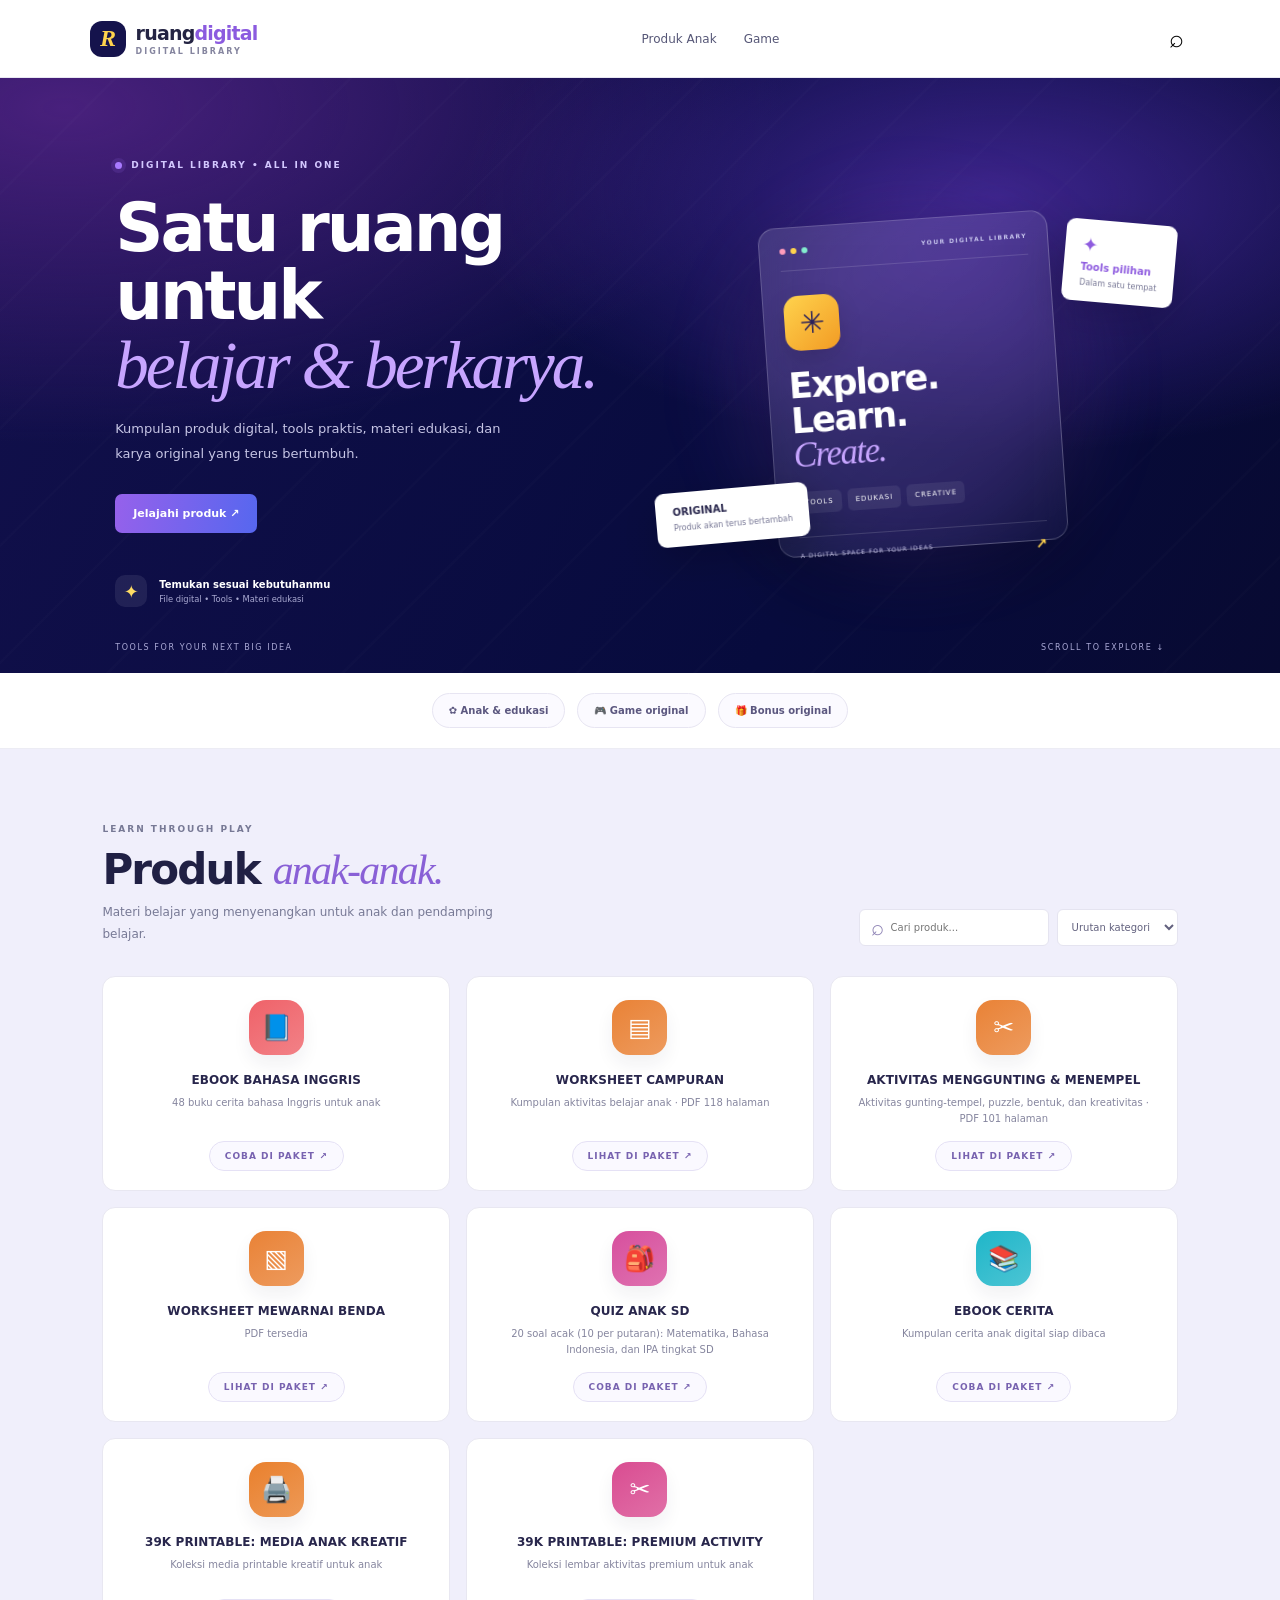
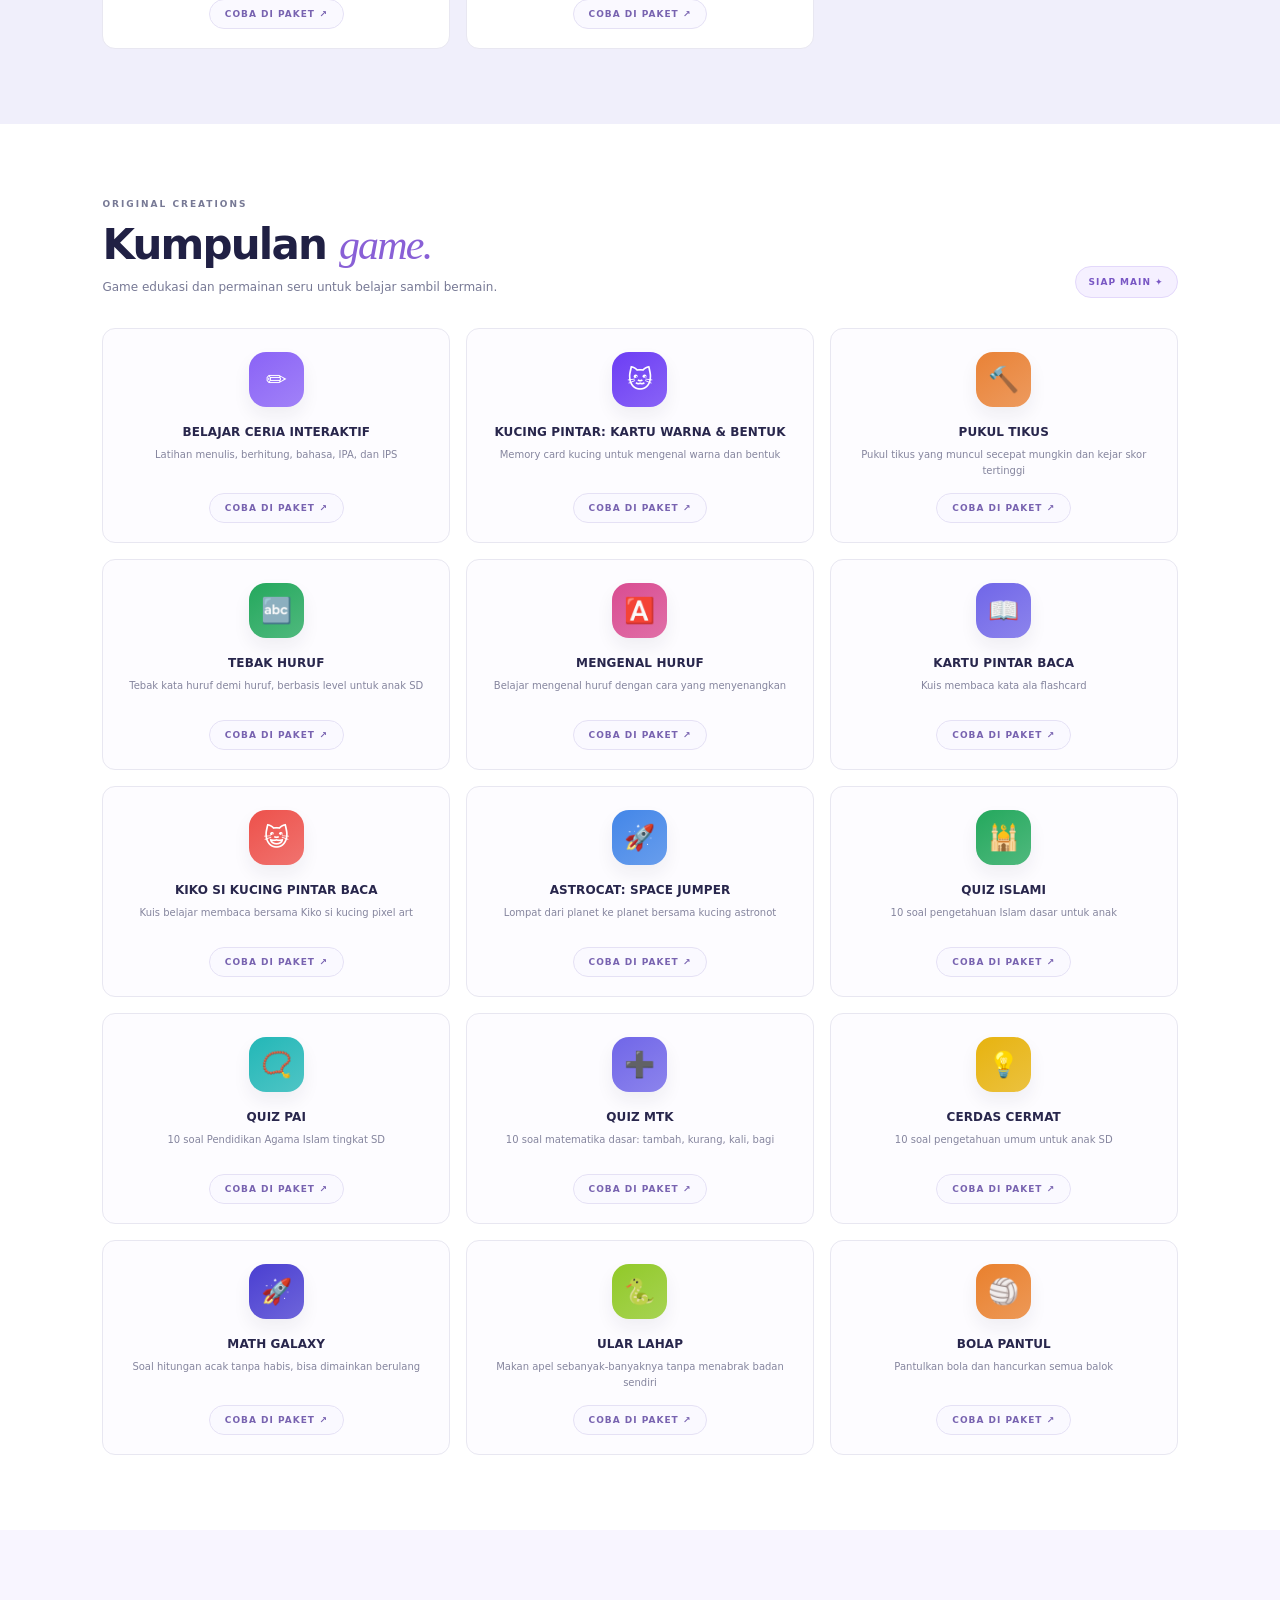
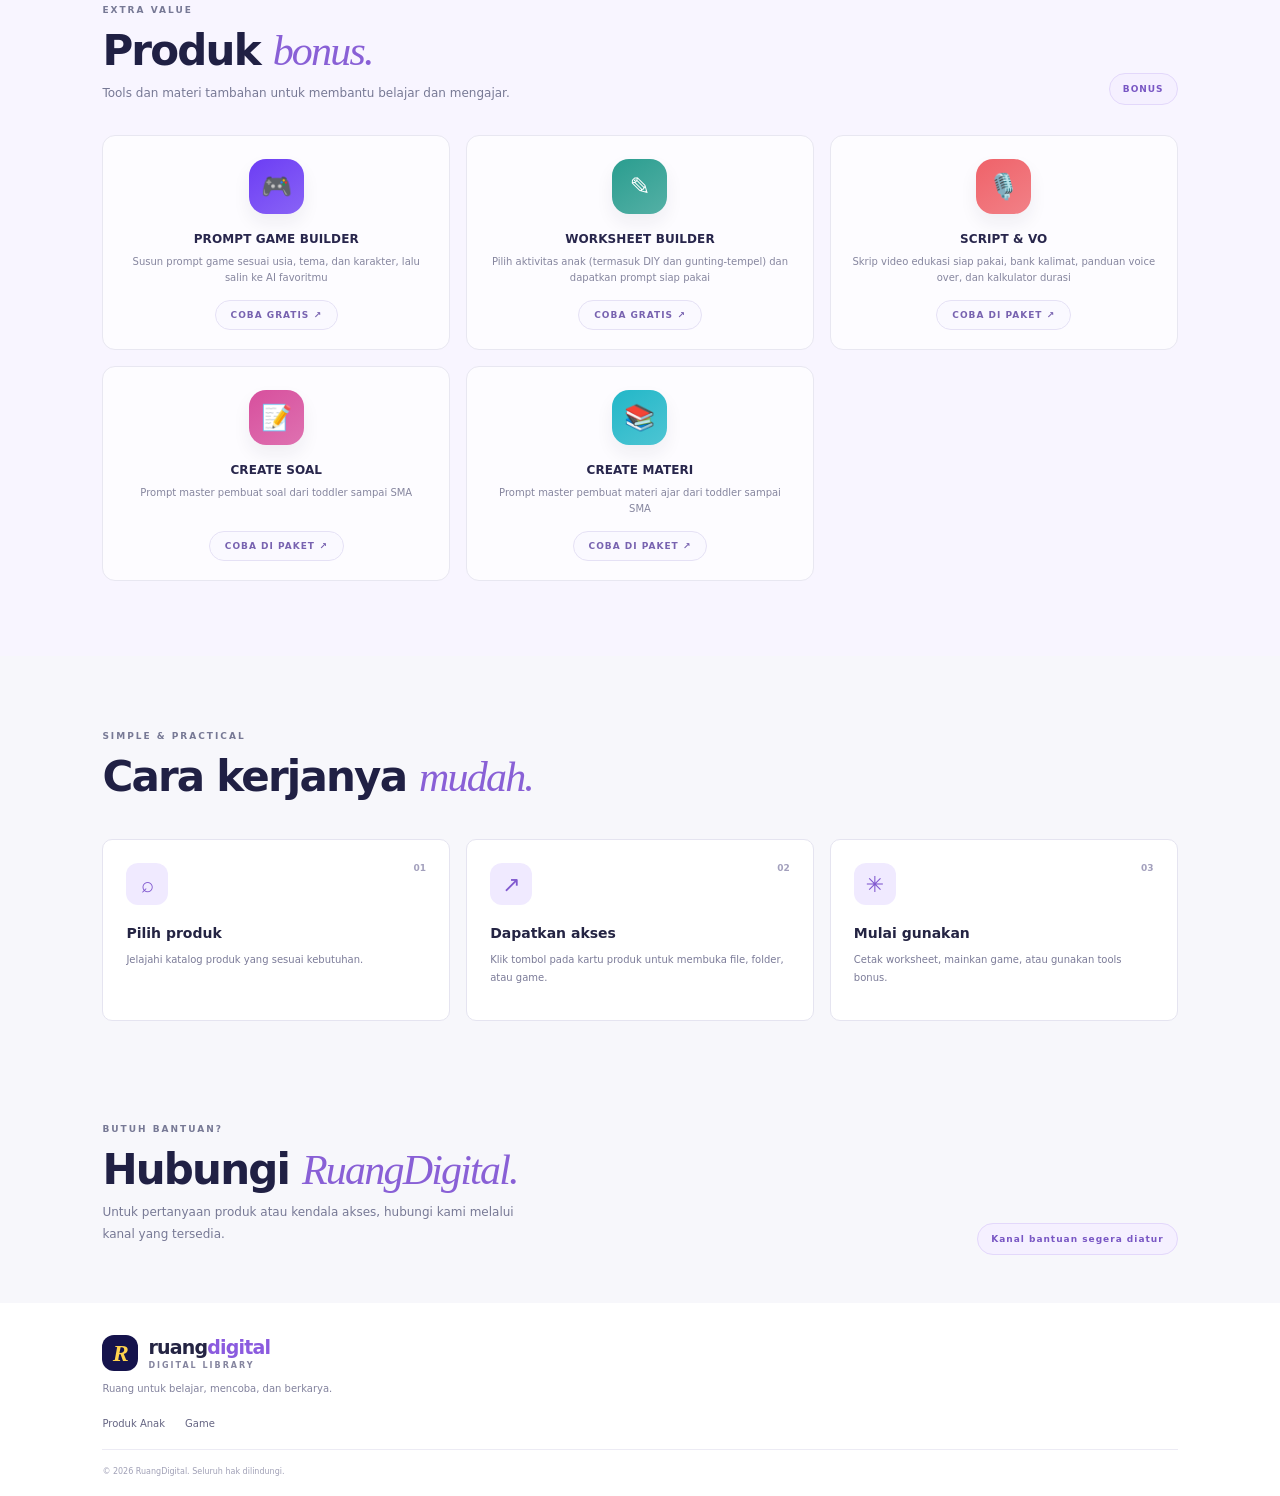
<file: index.html>
<!doctype html>
<html lang="id">
<head>
<meta charset="utf-8"><meta name="viewport" content="width=device-width,initial-scale=1">
<meta name="description" content="Katalog produk digital, tools, materi edukasi, dan game original.">
<title>RuangDigital — Digital Library</title><meta name="theme-color" content="#6c3df4"><link rel="icon" href="data:image/svg+xml,%3Csvg xmlns=%27http://www.w3.org/2000/svg%27 viewBox=%270 0 100 100%27%3E%3Ctext y=%27.9em%27 font-size=%2790%27%3E📚%3C/text%3E%3C/svg%3E"><link rel="stylesheet" href="styles.css">
</head>
<body>
<header class="top"><a class="brand" href="#"><span class="logo">R</span><span>ruang<span>digital</span><small>DIGITAL LIBRARY</small></span></a>
<nav id="nav"><a href="#anak">Produk Anak</a><a href="#game">Game</a></nav>
<div class="top-actions"><button class="search-open" id="focusSearch" aria-label="Cari">⌕</button><button class="hamb" id="hamb">☰</button></div></header>
<section class="hero"><div class="hero-copy"><div class="eyebrow"><i></i> DIGITAL LIBRARY • ALL IN ONE</div><h1>Satu ruang untuk<br><em>belajar & berkarya.</em></h1><p>Kumpulan produk digital, tools praktis, materi edukasi, dan karya original yang terus bertumbuh.</p><div class="actions"><a class="btn primary" href="#anak">Jelajahi produk ↗</a></div><div class="hero-note"><span class="mini-mark">✦</span><span><b>Temukan sesuai kebutuhanmu</b><small>File digital • Tools • Materi edukasi</small></span></div></div>
<div class="hero-visual"><div class="glow"></div><div class="hero-window"><div class="window-head"><span></span><span></span><span></span><b>YOUR DIGITAL LIBRARY</b></div><div class="window-icon">✳</div><h3>Explore.<br>Learn.<br><em>Create.</em></h3><div class="pills"><span>TOOLS</span><span>EDUKASI</span><span>CREATIVE</span></div><div class="window-foot">A DIGITAL SPACE FOR YOUR IDEAS <b>↗</b></div></div><div class="floating float-a">✦<b>Tools pilihan</b><small>Dalam satu tempat</small></div><div class="floating float-b"><b>ORIGINAL</b><small>Produk akan terus bertambah</small></div></div>
<div class="hero-bottom"><span>TOOLS FOR YOUR NEXT BIG IDEA</span><span>SCROLL TO EXPLORE ↓</span></div></section>
<div class="quick-cats"><a href="#anak">✿ Anak & edukasi</a><a href="#game">🎮 Game original</a><a href="#bonus">🎁 Bonus original</a></div>
<main>
<section class="section kids-section" id="anak"><div class="section-head"><div><div class="eyebrow">LEARN THROUGH PLAY</div><h2>Produk <em>anak-anak.</em></h2><p>Materi belajar yang menyenangkan untuk anak dan pendamping belajar.</p></div><div class="filters"><label class="search"><span>⌕</span><input id="search" placeholder="Cari produk..." aria-label="Cari produk"></label><select id="sort"><option value="default">Urutan kategori</option><option value="az">Nama A–Z</option></select></div></div><div class="category-grid kids-grid" id="kidsGrid"></div></section>
<section class="section games-section" id="game"><div class="section-head"><div><div class="eyebrow">ORIGINAL CREATIONS</div><h2>Kumpulan <em>game.</em></h2><p>Game edukasi dan permainan seru untuk belajar sambil bermain.</p></div><span class="section-tag">SIAP MAIN ✦</span></div><div class="category-grid" id="gamesGrid"></div></section>
<section class="section bonus-section" id="bonus"><div class="section-head"><div><div class="eyebrow">EXTRA VALUE</div><h2>Produk <em>bonus.</em></h2><p>Tools dan materi tambahan untuk membantu belajar dan mengajar.</p></div><span class="section-tag">BONUS</span></div><div class="category-grid" id="bonusGrid"></div></section>

<section class="how section"><div class="section-head"><div><div class="eyebrow">SIMPLE & PRACTICAL</div><h2>Cara kerjanya <em>mudah.</em></h2></div></div><div class="steps"><article><b>01</b><div>⌕</div><h3>Pilih produk</h3><p>Jelajahi katalog produk yang sesuai kebutuhan.</p></article><article><b>02</b><div>↗</div><h3>Dapatkan akses</h3><p>Klik tombol pada kartu produk untuk membuka file, folder, atau game.</p></article><article><b>03</b><div>✳</div><h3>Mulai gunakan</h3><p>Cetak worksheet, mainkan game, atau gunakan tools bonus.</p></article></div></section>
</main>
<section id="bantuan" class="section" style="padding-top:28px;padding-bottom:28px"><div class="section-head"><div><div class="eyebrow">BUTUH BANTUAN?</div><h2>Hubungi <em>RuangDigital.</em></h2><p>Untuk pertanyaan produk atau kendala akses, hubungi kami melalui kanal yang tersedia.</p></div><div id="supportActions" class="hero-actions"></div></div></section><footer><a class="brand" href="#"><span class="logo">R</span><span>ruang<span>digital</span><small>DIGITAL LIBRARY</small></span></a><p>Ruang untuk belajar, mencoba, dan berkarya.</p><div class="foot-links"><a href="#anak">Produk Anak</a><a href="#game">Game</a></div><div class="foot-bottom">© 2026 RuangDigital. Seluruh hak dilindungi.</div></footer>
<div class="toast" id="toast"></div><div class="backdrop" id="backdrop"><div class="modal"><button class="x" id="close">×</button><div class="eyebrow">INFORMASI PRODUK</div><h2 id="modalTitle">Akses produk</h2><p id="modalText">Informasi produk.</p><div class="modal-summary" id="summary"></div><button class="btn primary wide" id="okay">Mengerti</button><small></small></div></div>
<script src="config.js"></script><script src="app.js"></script></body></html>
</file>
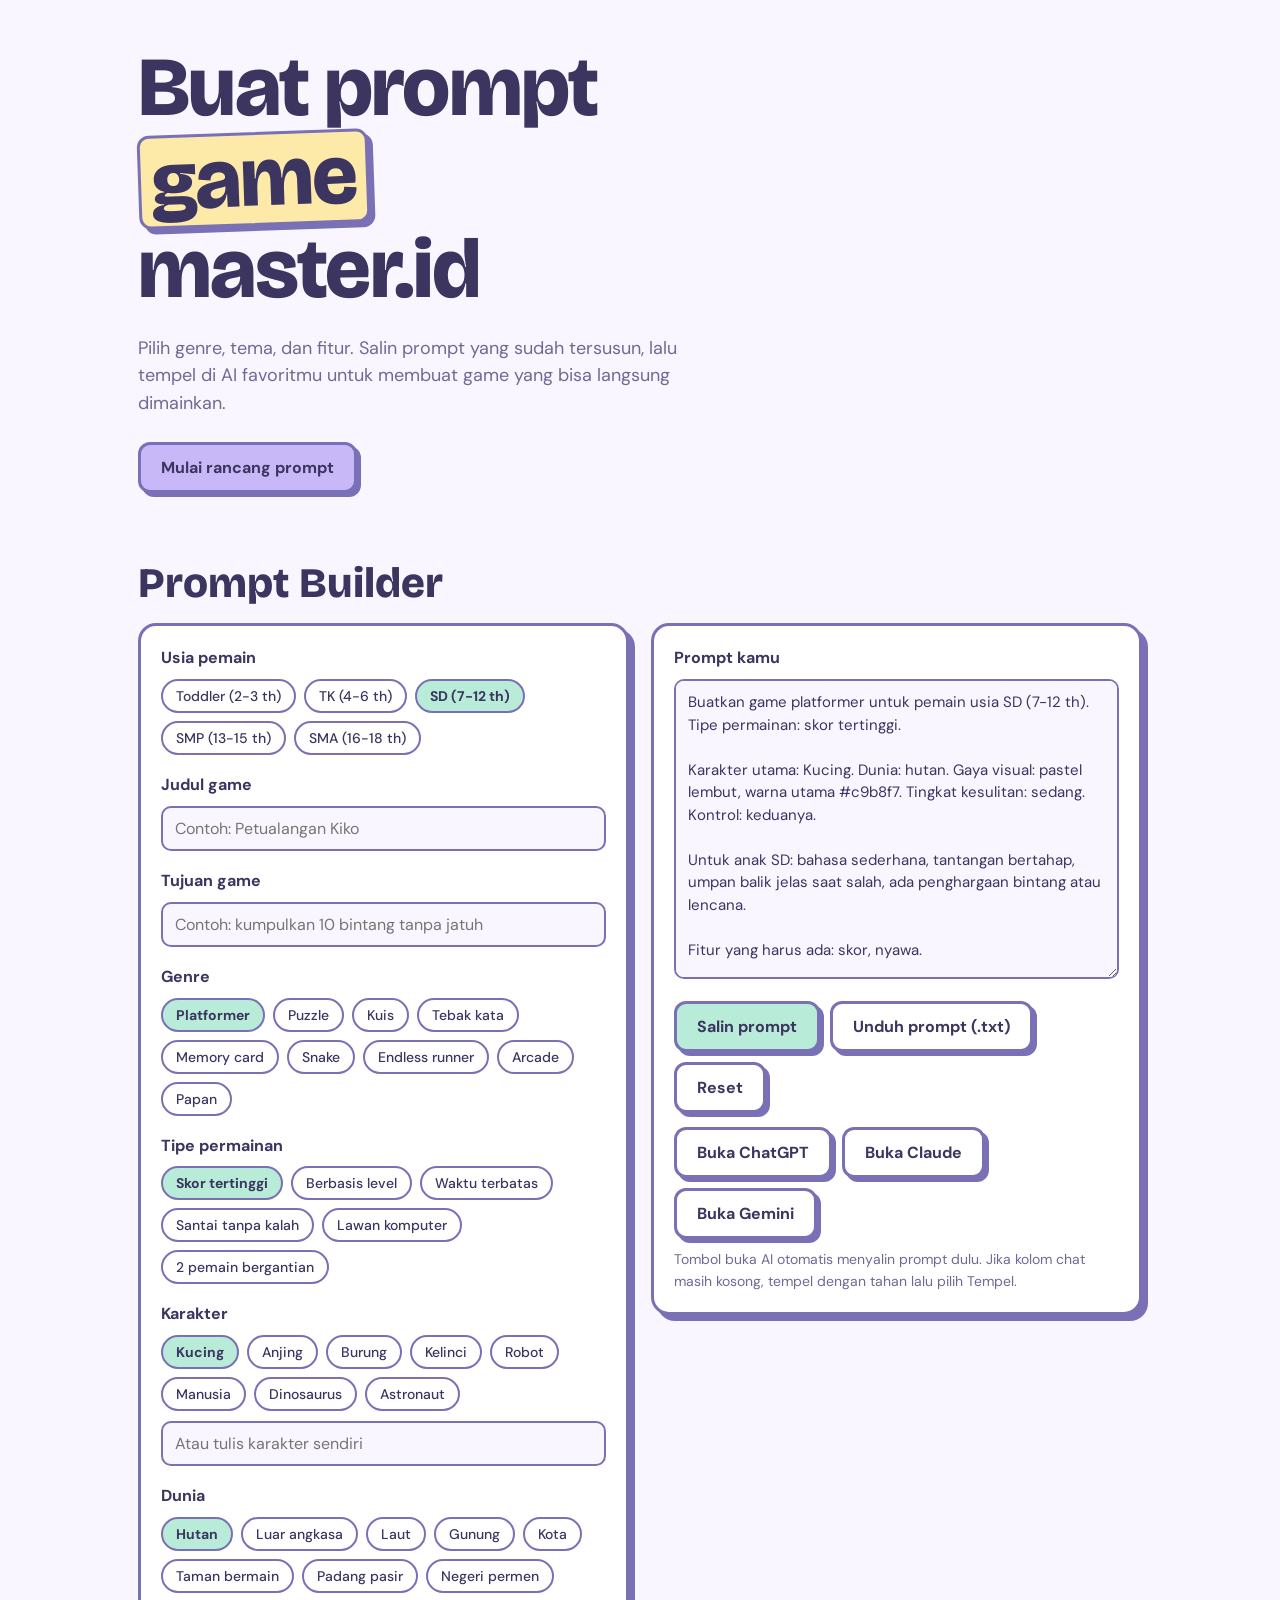
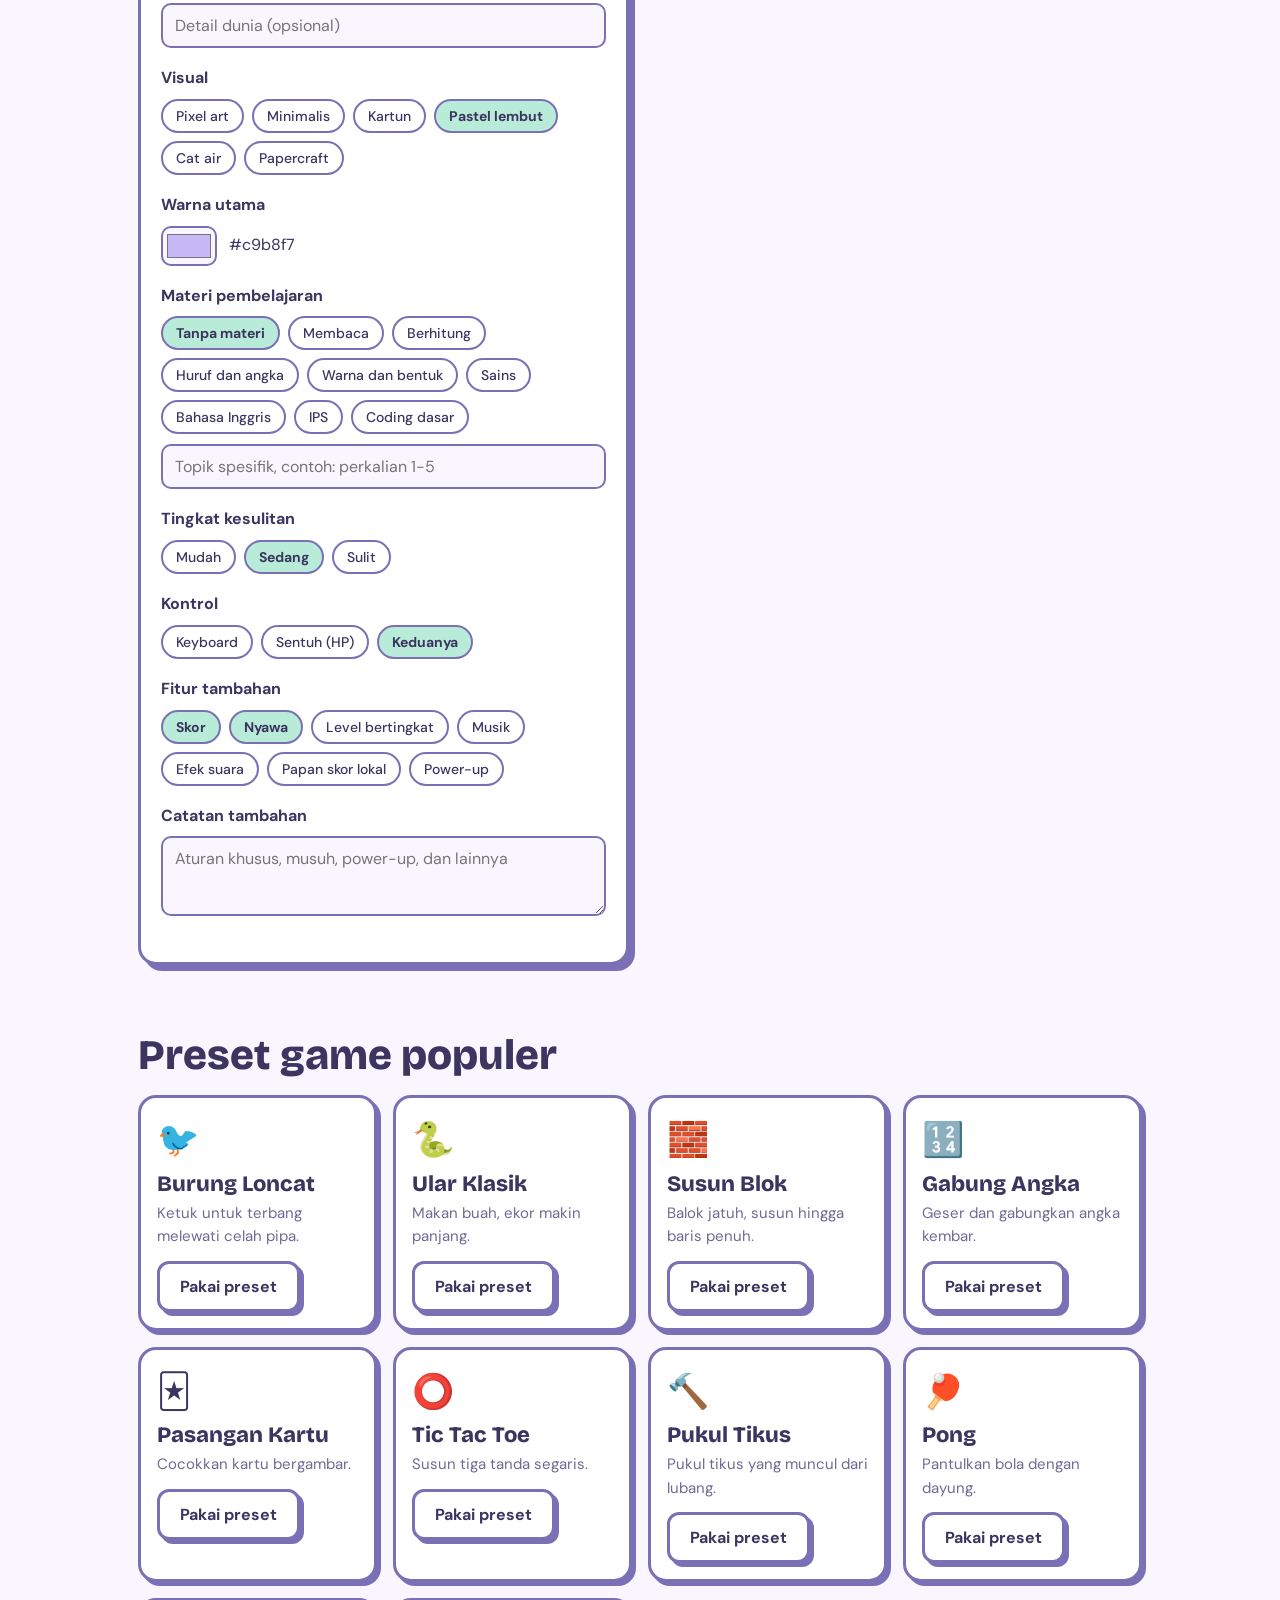
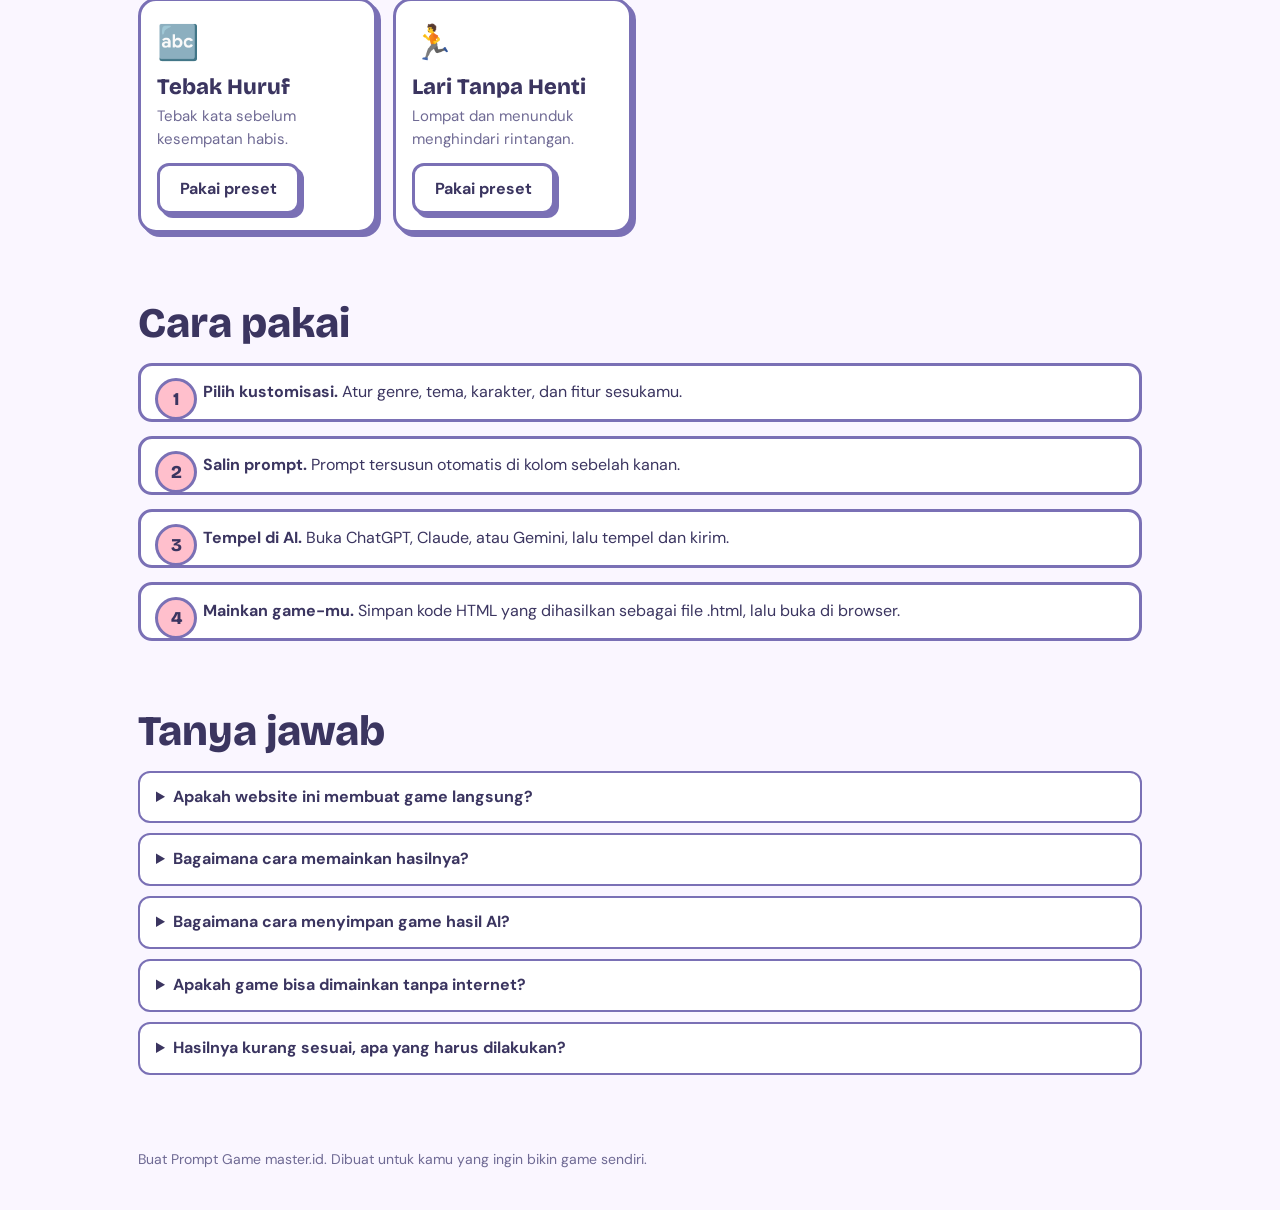
<file: prompt-game-builder.html>
<!DOCTYPE html>
<html lang="id">
<head>
<meta charset="utf-8">
<meta name="viewport" content="width=device-width, initial-scale=1, viewport-fit=cover">
<title>Buat Prompt Game master.id</title>
<link href="https://fonts.googleapis.com/css2?family=Bricolage+Grotesque:wght@700;800&family=DM+Sans:wght@400;500;700&display=swap" rel="stylesheet">
<style>
:root{--ink:#3b3560;--line:#7a70b5;--paper:#faf6ff;--card:#fff;--grape:#c9b8f7;--mint:#b8ecd8;--sun:#fdeaa8;--coral:#ffbfcc;--muted:#6f6a94;
--hd:"Bricolage Grotesque","Trebuchet MS",system-ui,sans-serif;--bd:"DM Sans",system-ui,-apple-system,"Segoe UI",sans-serif;
box-sizing:border-box;padding-top:env(safe-area-inset-top,0px);padding-bottom:env(safe-area-inset-bottom,0px)}
@media (prefers-color-scheme:dark){:root:not([data-theme="light"]){--ink:#f2efff;--paper:#14112e;--card:#2a2550;--muted:#b4afdc;--line:#9a8fe0}}
:root[data-theme="dark"]{--ink:#f2efff;--paper:#14112e;--card:#2a2550;--muted:#b4afdc;--line:#9a8fe0}
html{scroll-padding-top:env(safe-area-inset-top,0px);scroll-behavior:smooth}
*{box-sizing:border-box}
body{margin:0;background:var(--paper);color:var(--ink);font:400 16px/1.55 var(--bd)}
h1,h2,h3{font-family:var(--hd);font-weight:800;line-height:1.05;margin:0}
.wrap{max-width:1040px;margin:0 auto;padding:0 18px}
header.hero{padding:44px 0 34px}
.hero h1{font-size:clamp(40px,9vw,84px);letter-spacing:-.02em;max-width:11ch}
.hero h1 span{background:var(--sun);color:#3b3560;padding:0 .12em;border:3px solid var(--line);border-radius:12px;display:inline-block;transform:rotate(-2deg);box-shadow:5px 5px 0 var(--line)}
.hero p{max-width:46ch;color:var(--muted);font-size:18px;margin:20px 0 24px}
.btn{font:700 16px var(--bd);border:3px solid var(--line);border-radius:12px;padding:12px 20px;background:var(--grape);color:#3b3560;cursor:pointer;box-shadow:4px 4px 0 var(--line);text-decoration:none;display:inline-block}
.btn:active{transform:translate(3px,3px);box-shadow:1px 1px 0 var(--line)}
.btn.alt{background:var(--card);color:var(--ink)}
.btn.mint{background:var(--mint);color:#3b3560}
:focus-visible{outline:3px solid var(--coral);outline-offset:3px}
section{padding:34px 0}
h2{font-size:clamp(28px,5vw,42px);margin-bottom:18px}
.builder{display:grid;gap:22px}
@media(min-width:880px){.builder{grid-template-columns:1fr 1fr;align-items:start}.out{position:sticky;top:16px}}
.panel{background:var(--card);border:3px solid var(--line);border-radius:18px;padding:20px;box-shadow:6px 6px 0 var(--line)}
.f{margin-bottom:18px}
.f>label,.f>b{display:block;font-weight:700;margin-bottom:8px}
.chips{display:flex;flex-wrap:wrap;gap:8px}
.chip{font:500 14px var(--bd);border:2px solid var(--line);background:transparent;color:var(--ink);border-radius:99px;padding:6px 13px;cursor:pointer}
.chip[aria-pressed="true"]{background:var(--mint);color:#3b3560;font-weight:700}
input[type=text],textarea{width:100%;font:400 16px var(--bd);color:var(--ink);background:var(--paper);border:2px solid var(--line);border-radius:10px;padding:10px 12px}
input[type=color]{width:56px;height:40px;border:2px solid var(--line);border-radius:10px;background:var(--paper);padding:2px}
.chips+input{margin-top:10px}.row{display:flex;gap:12px;align-items:center}
textarea{resize:vertical;min-height:80px}
#out{min-height:300px;font-size:15px;line-height:1.5;background:var(--paper)}
.acts{display:flex;flex-wrap:wrap;gap:10px;margin-top:14px}
.hint{color:var(--muted);font-size:14px;margin:10px 0 0}
.tpl{display:grid;gap:16px;grid-template-columns:repeat(auto-fill,minmax(230px,1fr))}
.tpl .panel{box-shadow:4px 4px 0 var(--line);padding:16px}
.tpl h3{font-size:22px;margin:6px 0}
.tpl p{margin:0 0 12px;color:var(--muted);font-size:15px}
.emo{font-size:34px}
ol.steps{padding:0;margin:0;list-style:none;display:grid;gap:14px;counter-reset:s}
ol.steps li{counter-increment:s;background:var(--card);border:3px solid var(--line);border-radius:14px;padding:14px 16px 14px 62px;position:relative}
ol.steps li:before{content:counter(s);position:absolute;left:14px;top:12px;width:36px;height:36px;border-radius:50%;background:var(--coral);color:#3b3560;font:800 18px var(--hd);display:grid;place-items:center;border:3px solid var(--line)}
details{background:var(--card);border:2px solid var(--line);border-radius:12px;padding:12px 16px;margin-bottom:10px}
summary{cursor:pointer;font-weight:700}
details p{margin:8px 0 0;color:var(--muted)}
footer{padding:30px 0 40px;color:var(--muted);font-size:14px}
#toast{position:fixed;left:50%;bottom:calc(20px + env(safe-area-inset-bottom,0px));transform:translate(-50%,30px);opacity:0;background:#3b3560;color:#fff;padding:10px 18px;border-radius:99px;font-weight:700;transition:.2s;pointer-events:none}
#toast.on{opacity:1;transform:translate(-50%,0)}
@media (prefers-reduced-motion:reduce){*{transition:none!important;scroll-behavior:auto!important}}
</style>
</head>
<body>
<div class="wrap">
<header class="hero">
  <h1>Buat prompt <span>game</span> master.id</h1>
  <p>Pilih genre, tema, dan fitur. Salin prompt yang sudah tersusun, lalu tempel di AI favoritmu untuk membuat game yang bisa langsung dimainkan.</p>
  <a class="btn" href="#builder">Mulai rancang prompt</a>
</header>

<section id="builder">
  <h2>Prompt Builder</h2>
  <div class="builder">
    <div class="panel" id="form">
      <div class="f"><b>Usia pemain</b><div class="chips" data-k="usia"></div></div>
      <div class="f"><label for="jud">Judul game</label><input type="text" id="jud" placeholder="Contoh: Petualangan Kiko"></div>
      <div class="f"><label for="misi">Tujuan game</label><input type="text" id="misi" placeholder="Contoh: kumpulkan 10 bintang tanpa jatuh"></div>
      <div class="f"><b>Genre</b><div class="chips" data-k="genre"></div></div>
      <div class="f"><b>Tipe permainan</b><div class="chips" data-k="tipe"></div></div>
      <div class="f"><b>Karakter</b><div class="chips" data-k="kar"></div><input type="text" id="kar" placeholder="Atau tulis karakter sendiri"></div>
      <div class="f"><b>Dunia</b><div class="chips" data-k="dunia"></div><input type="text" id="tema" placeholder="Detail dunia (opsional)"></div>
      <div class="f"><b>Visual</b><div class="chips" data-k="gaya"></div></div>
      <div class="f"><label for="warna">Warna utama</label><div class="row"><input type="color" id="warna" value="#c9b8f7"><span id="wv">#c9b8f7</span></div></div>
      <div class="f"><b>Materi pembelajaran</b><div class="chips" data-k="materi"></div><input type="text" id="topik" placeholder="Topik spesifik, contoh: perkalian 1-5"></div>
      <div class="f"><b>Tingkat kesulitan</b><div class="chips" data-k="level"></div></div>
      <div class="f"><b>Kontrol</b><div class="chips" data-k="kontrol"></div></div>
      <div class="f"><b>Fitur tambahan</b><div class="chips" data-k="fitur" data-multi="1"></div></div>
      <div class="f"><label for="cat">Catatan tambahan</label><textarea id="cat" placeholder="Aturan khusus, musuh, power-up, dan lainnya"></textarea></div>
    </div>
    <div class="out">
      <div class="panel">
        <label for="out" style="font-weight:700;display:block;margin-bottom:8px">Prompt kamu</label>
        <textarea id="out" readonly></textarea>
        <div class="acts">
          <button class="btn mint" id="copy">Salin prompt</button>
          <button class="btn alt" id="dl">Unduh prompt (.txt)</button>
          <button class="btn alt" id="reset">Reset</button>
        </div>
        <div class="acts">
          <a class="btn alt" id="gpt" target="_blank" rel="noopener" href="https://chatgpt.com/">Buka ChatGPT</a>
          <a class="btn alt" id="cla" target="_blank" rel="noopener" href="https://claude.ai/new">Buka Claude</a>
          <a class="btn alt" id="gem" target="_blank" rel="noopener" href="https://gemini.google.com/app">Buka Gemini</a>
        </div>
        <p class="hint">Tombol buka AI otomatis menyalin prompt dulu. Jika kolom chat masih kosong, tempel dengan tahan lalu pilih Tempel.</p>
      </div>
    </div>
  </div>
</section>

<section>
  <h2>Preset game populer</h2>
  <div class="tpl" id="tpl"></div>
</section>

<section>
  <h2>Cara pakai</h2>
  <ol class="steps">
    <li><b>Pilih kustomisasi.</b> Atur genre, tema, karakter, dan fitur sesukamu.</li>
    <li><b>Salin prompt.</b> Prompt tersusun otomatis di kolom sebelah kanan.</li>
    <li><b>Tempel di AI.</b> Buka ChatGPT, Claude, atau Gemini, lalu tempel dan kirim.</li>
    <li><b>Mainkan game-mu.</b> Simpan kode HTML yang dihasilkan sebagai file .html, lalu buka di browser.</li>
  </ol>
</section>

<section>
  <h2>Tanya jawab</h2>
  <details><summary>Apakah website ini membuat game langsung?</summary><p>Tidak. Website ini hanya menyusun prompt. Game dibuat oleh aplikasi AI yang kamu pilih.</p></details>
  <details><summary>Bagaimana cara memainkan hasilnya?</summary><p>Salin kode dari AI ke Notepad atau editor teks, simpan dengan nama game.html, lalu buka file itu di browser.</p></details>
  <details><summary>Bagaimana cara menyimpan game hasil AI?</summary><p>Prompt sudah meminta satu file HTML. Salin kode dari AI, tempel di Notepad atau editor teks, simpan dengan nama game.html, lalu buka di browser. Di HP, salin kodenya ke aplikasi Catatan atau File, lalu ganti ekstensinya menjadi .html.</p></details>
  <details><summary>Apakah game bisa dimainkan tanpa internet?</summary><p>Bisa. Setelah file game.html tersimpan, game berjalan langsung di browser tanpa internet.</p></details>
  <details><summary>Hasilnya kurang sesuai, apa yang harus dilakukan?</summary><p>Kirim revisi di chat yang sama, misalnya "buat musuhnya lebih lambat" atau "ganti warna latar jadi biru".</p></details>
</section>
<footer>Buat Prompt Game master.id. Dibuat untuk kamu yang ingin bikin game sendiri.</footer>
</div>
<div id="toast" role="status">Prompt tersalin</div>

<script>
var OPT={
 usia:["Toddler (2-3 th)","TK (4-6 th)","SD (7-12 th)","SMP (13-15 th)","SMA (16-18 th)"],
 genre:["Platformer","Puzzle","Kuis","Tebak kata","Memory card","Snake","Endless runner","Arcade","Papan"],
 tipe:["Skor tertinggi","Berbasis level","Waktu terbatas","Santai tanpa kalah","Lawan komputer","2 pemain bergantian"],
 kar:["Kucing","Anjing","Burung","Kelinci","Robot","Manusia","Dinosaurus","Astronaut"],
 dunia:["Hutan","Luar angkasa","Laut","Gunung","Kota","Taman bermain","Padang pasir","Negeri permen"],
 gaya:["Pixel art","Minimalis","Kartun","Pastel lembut","Cat air","Papercraft"],
 materi:["Tanpa materi","Membaca","Berhitung","Huruf dan angka","Warna dan bentuk","Sains","Bahasa Inggris","IPS","Coding dasar"],
 level:["Mudah","Sedang","Sulit"],
 kontrol:["Keyboard","Sentuh (HP)","Keduanya"],
 fitur:["Skor","Nyawa","Level bertingkat","Musik","Efek suara","Papan skor lokal","Power-up"]
};
var GUIDE=["Untuk balita: kontrol cukup satu ketukan, tombol dan gambar sangat besar, tanpa bacaan panjang (pakai suara dan ikon), tanpa game over atau hukuman, beri pujian ceria setiap berhasil.",
"Untuk anak TK: instruksi sangat singkat dengan ikon, huruf besar dan jelas, kesulitan naik pelan-pelan, tanpa game over yang keras, beri semangat saat salah.",
"Untuk anak SD: bahasa sederhana, tantangan bertahap, umpan balik jelas saat salah, ada penghargaan bintang atau lencana.",
"Untuk remaja SMP: tantangan lebih kompleks, target skor yang menantang, tampilan modern, bahasa santai.",
"Untuk remaja SMA: mekanik lebih dalam dan strategis, kesulitan progresif yang menantang, tampilan modern dan bersih."];
var DEF={usia:"SD (7-12 th)",genre:"Platformer",tipe:"Skor tertinggi",kar:"Kucing",dunia:"Hutan",gaya:"Pastel lembut",materi:"Tanpa materi",level:"Sedang",kontrol:"Keduanya",fitur:["Skor","Nyawa"]};
var S=JSON.parse(JSON.stringify(DEF));
var IN=["jud","misi","kar","tema","topik","cat"];
var $=function(i){return document.getElementById(i)};
function build(){
 document.querySelectorAll(".chips[data-k]").forEach(function(box){
  var k=box.dataset.k,multi=box.dataset.multi;box.innerHTML="";
  OPT[k].forEach(function(v){
   var b=document.createElement("button");b.type="button";b.className="chip";b.textContent=v;
   var on=multi?S[k].indexOf(v)>-1:S[k]===v;b.setAttribute("aria-pressed",on);
   b.onclick=function(){
    if(multi){var i=S[k].indexOf(v);i>-1?S[k].splice(i,1):S[k].push(v)}else{S[k]=v}
    build();render();
   };
   box.appendChild(b);
  });
 });
}
function render(){
 var j=$("jud").value.trim(),ms=$("misi").value.trim(),kr=$("kar").value.trim()||S.kar,dt=$("tema").value.trim(),tp=$("topik").value.trim(),n=$("cat").value.trim();
 var p="Buatkan game "+S.genre.toLowerCase()+(j?' berjudul "'+j+'"':"")+" untuk pemain usia "+S.usia+". Tipe permainan: "+S.tipe.toLowerCase()+".";
 if(ms)p+=" Tujuan game: "+ms+".";
 p+="\n\nKarakter utama: "+kr+". Dunia: "+S.dunia.toLowerCase()+(dt?" ("+dt+")":"")+". Gaya visual: "+S.gaya.toLowerCase()+", warna utama "+$("warna").value+". Tingkat kesulitan: "+S.level.toLowerCase()+". Kontrol: "+S.kontrol.toLowerCase()+".";
 if(S.materi!=="Tanpa materi")p+="\n\nMateri pembelajaran: "+S.materi.toLowerCase()+(tp?" ("+tp+")":"")+". Sisipkan materi ini secara alami ke dalam gameplay dan beri umpan balik edukatif saat pemain benar atau salah.";
 p+="\n\n"+GUIDE[OPT.usia.indexOf(S.usia)];
 if(S.fitur.length)p+="\n\nFitur yang harus ada: "+S.fitur.join(", ").toLowerCase()+".";
 if(n)p+="\n\nCatatan tambahan: "+n;
 var sfx=S.fitur.indexOf("Efek suara")>-1,mus=S.fitur.indexOf("Musik")>-1;
 if(sfx||mus){p+="\n\nSUARA (wajib langsung berfungsi sejak percobaan pertama): gunakan Web Audio API tanpa file audio eksternal agar bisa offline. Buat satu AudioContext global dan panggil audioCtx.resume() di dalam handler ketukan pertama pada tombol Mulai, karena browser HP memblokir suara sebelum pemain menyentuh layar. Segera setelah resume, mainkan satu bunyi pendek sebagai pembuka kunci suara (penting untuk iOS Safari)."+(sfx?" Buat efek suara dengan oscillator dan gain envelope untuk: klik tombol, benar, salah, dapat skor, dan game over.":"")+(mus?" Buat musik latar berupa loop sederhana dari urutan nada oscillator dengan volume rendah, dimulai setelah tombol Mulai ditekan.":"")+" Sediakan tombol Suara On/Off yang selalu terlihat. Di layar awal tampilkan pengingat: nyalakan volume HP dan matikan mode senyap. Jangan memulai suara otomatis sebelum ada sentuhan pemain. Pastikan alurnya teruji: setelah Mulai ditekan, suara langsung terdengar tanpa harus menekan tombol lain."}
 if(S.kontrol!=="Keyboard")p+="\n\nKONTROL SENTUH: gunakan pointer events (pointerdown) dan bukan hanya click atau keyboard, beri touch-action: manipulation pada tombol dan touch-action: none pada area game, ukuran tombol di layar minimal 48px, dan jangan bergantung pada hover. Pastikan tombol Mulai bisa diketuk."
 p+="\n\nTulis seluruhnya dalam satu file HTML (CSS dan JavaScript di dalamnya) agar bisa langsung dibuka di browser tanpa instalasi. Tampilkan layar awal dengan tombol Mulai, layar akhir dengan tombol Main Lagi, dan petunjuk cara bermain. Pastikan game berjalan lancar dan kodenya rapi.";
 $("out").value=p;$("wv").textContent=$("warna").value;
}
function toast(m){var t=$("toast");t.textContent=m;t.classList.add("on");setTimeout(function(){t.classList.remove("on")},1800)}
function copy(){
 var v=$("out").value;
 try{navigator.clipboard.writeText(v).then(function(){toast("Prompt tersalin")},fb)}catch(e){fb()}
 function fb(){var o=$("out");o.removeAttribute("readonly");o.select();try{document.execCommand("copy");toast("Prompt tersalin")}catch(e){toast("Tahan lalu salin manual")}o.setAttribute("readonly","")}
}
IN.concat(["warna"]).forEach(function(i){$(i).addEventListener("input",render)});
$("copy").onclick=copy;
$("reset").onclick=function(){S=JSON.parse(JSON.stringify(DEF));IN.forEach(function(i){$(i).value=""});$("warna").value="#c9b8f7";build();render()};
$("dl").onclick=async function(){
 var v=$("out").value,nm=($("jud").value.trim()||"prompt-game").replace(/[^a-z0-9]+/gi,"-").toLowerCase()+".txt";
 try{
  var d=window.claude&&await claude.use("downloads");
  if(d){await d.save({filename:nm,data:v});toast("Prompt diunduh");return}
 }catch(e){if(e&&e.code==="declined")return}
 var a=document.createElement("a");a.href=URL.createObjectURL(new Blob([v],{type:"text/plain"}));a.download=nm;document.body.appendChild(a);a.click();a.remove();toast("Prompt diunduh");
};
$("gpt").addEventListener("click",function(){copy();this.href="https://chatgpt.com/?q="+encodeURIComponent($("out").value)});
$("cla").addEventListener("click",function(){copy();this.href="https://claude.ai/new?q="+encodeURIComponent($("out").value)});
$("gem").addEventListener("click",copy);
var POP=[
 ["🐦","Burung Loncat","Ketuk untuk terbang melewati celah pipa.","Arcade","Skor tertinggi","Karakter naik setiap diketuk dan jatuh perlahan. Lewati celah di antara pipa; makin lama makin cepat.","SD (7-12 th)"],
 ["🐍","Ular Klasik","Makan buah, ekor makin panjang.","Snake","Skor tertinggi","Ular bergerak di grid, makan buah untuk bertambah panjang, game selesai jika menabrak dinding atau badan sendiri.","SD (7-12 th)"],
 ["🧱","Susun Blok","Balok jatuh, susun hingga baris penuh.","Puzzle","Berbasis level","Balok berbentuk beragam jatuh dari atas dan bisa diputar. Baris penuh hilang dan memberi skor; kecepatan naik tiap level.","SMP (13-15 th)"],
 ["🔢","Gabung Angka","Geser dan gabungkan angka kembar.","Puzzle","Skor tertinggi","Grid 4x4, geser semua kotak; dua angka sama bergabung menjadi dua kali lipat. Target mencapai 2048.","SMP (13-15 th)"],
 ["🃏","Pasangan Kartu","Cocokkan kartu bergambar.","Memory card","Santai tanpa kalah","Kartu tertutup dibuka dua-dua; pasangan yang cocok tetap terbuka. Hitung jumlah langkah.","TK (4-6 th)"],
 ["⭕","Tic Tac Toe","Susun tiga tanda segaris.","Papan","Lawan komputer","Papan 3x3, pemain melawan komputer bergantian. Pemenang adalah yang pertama membuat tiga tanda segaris.","SD (7-12 th)"],
 ["🔨","Pukul Tikus","Pukul tikus yang muncul dari lubang.","Arcade","Waktu terbatas","Hewan muncul acak dari 9 lubang dan harus diketuk sebelum hilang. Waktu 30 detik, kecepatan naik.","TK (4-6 th)"],
 ["🏓","Pong","Pantulkan bola dengan dayung.","Arcade","2 pemain bergantian","Dua dayung memantulkan bola. Pemain yang gagal menangkis memberi poin ke lawan; bola makin cepat.","SMA (16-18 th)"],
 ["🔤","Tebak Huruf","Tebak kata sebelum kesempatan habis.","Tebak kata","Berbasis level","Kata rahasia ditampilkan sebagai kotak kosong. Pemain menebak huruf dengan jumlah salah terbatas.","SD (7-12 th)"],
 ["🏃","Lari Tanpa Henti","Lompat dan menunduk menghindari rintangan.","Endless runner","Skor tertinggi","Karakter berlari otomatis; ketuk untuk melompat dan tahan untuk menunduk. Kecepatan naik seiring jarak.","SD (7-12 th)"]
];
var pp=$("tpl");
POP.forEach(function(x){
 var d=document.createElement("div");d.className="panel";
 d.innerHTML='<div class="emo">'+x[0]+'</div><h3>'+x[1]+'</h3><p>'+x[2]+'</p>';
 var b=document.createElement("button");b.className="btn alt";b.textContent="Pakai preset";
 b.onclick=function(){S.genre=x[3];S.tipe=x[4];S.usia=x[6];$("jud").value=x[1];$("cat").value=x[5];build();render();$("builder").scrollIntoView();toast("Preset dimuat")};
 d.appendChild(b);pp.appendChild(d);
});
build();render();
</script>
</body>
</html>
</file>
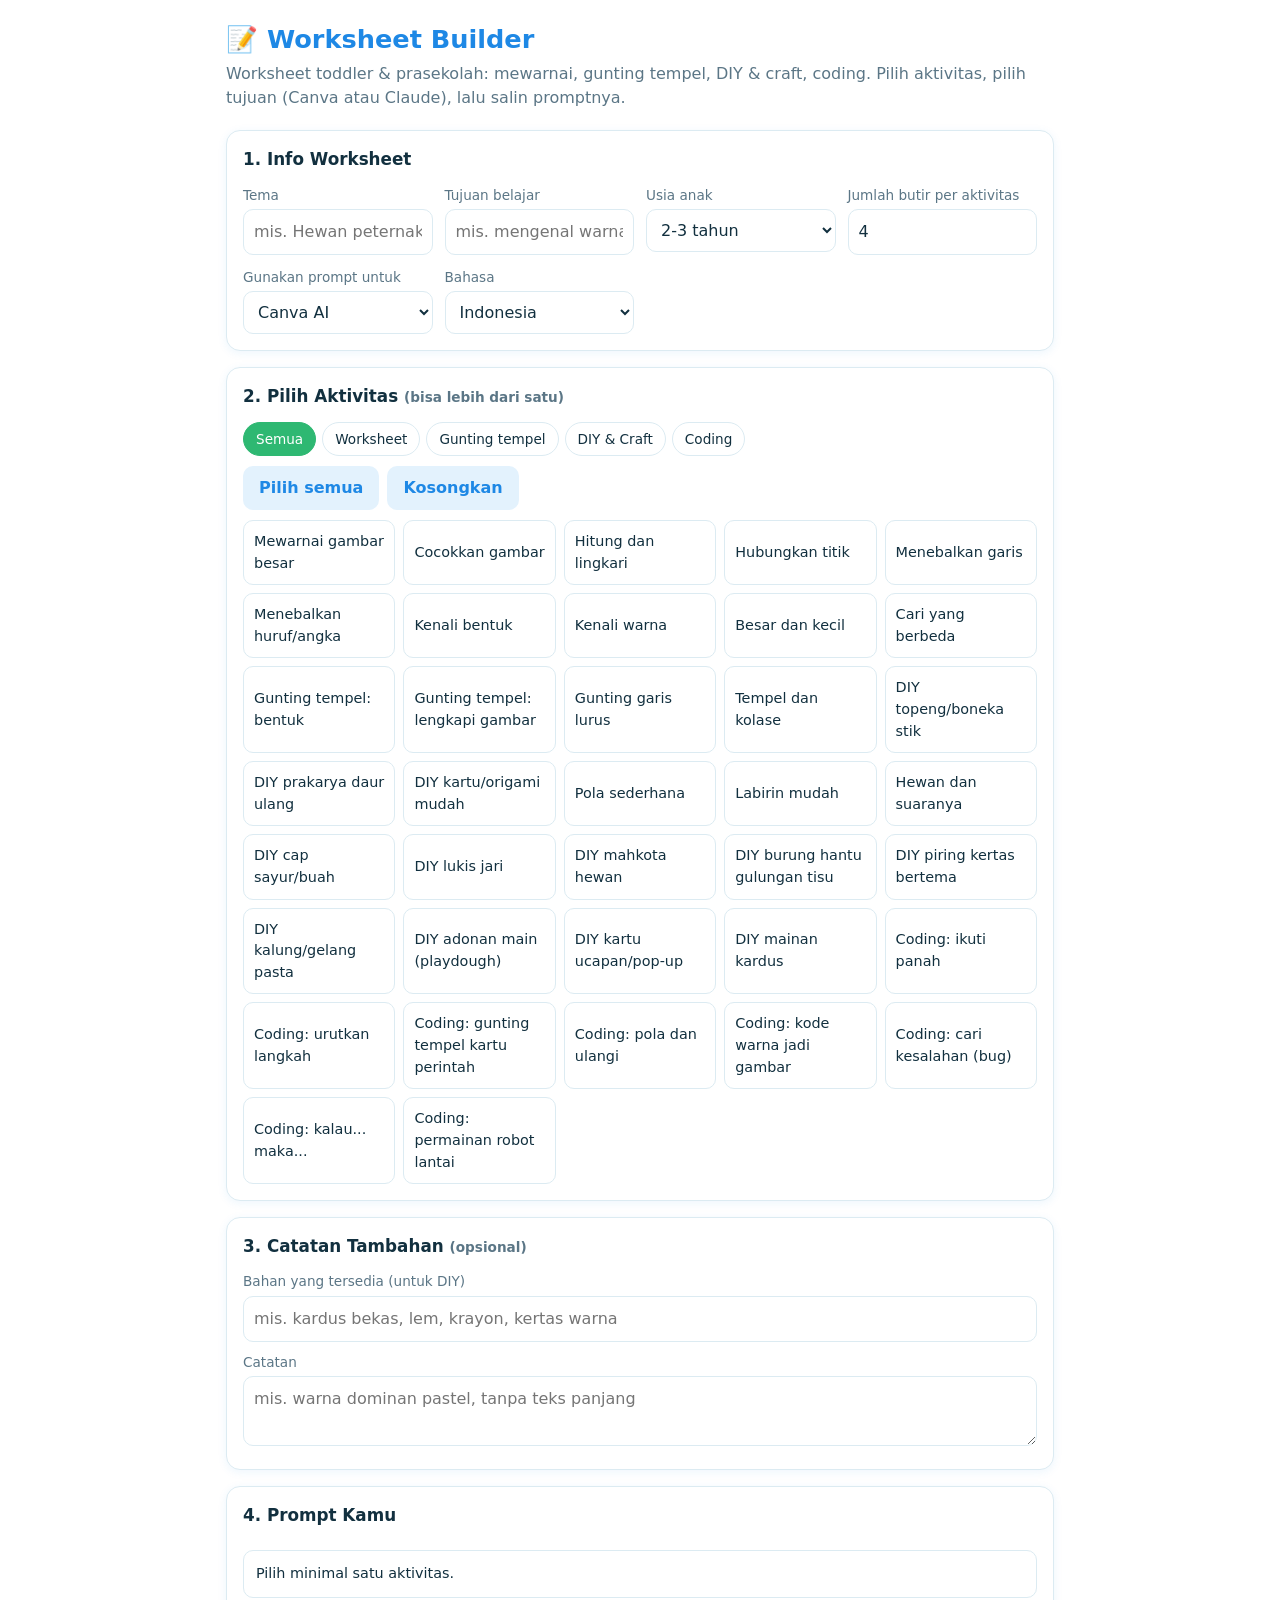
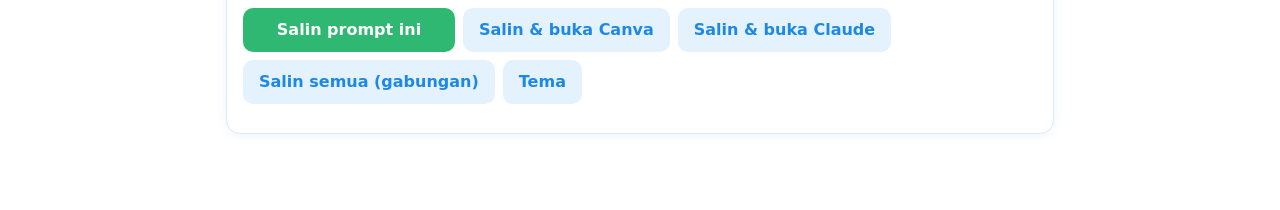
<file: worksheet-builder.html>
<!DOCTYPE html>
<html lang="id">
<head>
<meta charset="utf-8">
<meta name="viewport" content="width=device-width, initial-scale=1, viewport-fit=cover">
<title>Worksheet Builder Toddler</title>
<style>
:root{--bg:#ffffff;--card:#ffffff;--tx:#12303f;--mu:#5b7686;--ac:#1e88e5;--ac2:#e3f2fd;--bd:#dcebf2;--gr:#2eb872;--gr2:#e2f7ec;box-sizing:border-box;padding-top:env(safe-area-inset-top,0px);padding-bottom:env(safe-area-inset-bottom,0px)}
@media(prefers-color-scheme:dark){:root:not([data-theme="light"]){--bg:#0e1b24;--card:#152733;--tx:#eaf5fa;--mu:#8fb0c0;--ac:#4aa8f5;--ac2:#1c3a4f;--bd:#27445a;--gr:#43d08a;--gr2:#173d30}}
:root[data-theme="dark"]{--bg:#0e1b24;--card:#152733;--tx:#eaf5fa;--mu:#8fb0c0;--ac:#4aa8f5;--ac2:#1c3a4f;--bd:#27445a;--gr:#43d08a;--gr2:#173d30}
*{box-sizing:border-box}
body{margin:0;background:var(--bg);color:var(--tx);font-family:system-ui,-apple-system,"Segoe UI",sans-serif;line-height:1.5}
.w{max-width:860px;margin:0 auto;padding:20px 16px 60px}
h1{font-size:1.6rem;margin:0 0 4px}
.sub{color:var(--mu);margin:0 0 20px}
.card{background:var(--card);border:1px solid var(--bd);border-radius:14px;padding:16px;margin-bottom:16px}
h2{font-size:1.05rem;margin:0 0 12px}
.g{display:grid;grid-template-columns:repeat(auto-fit,minmax(180px,1fr));gap:12px}
label{display:block;font-size:.85rem;color:var(--mu);margin-bottom:4px}
input,select,textarea{width:100%;padding:10px;border-radius:10px;border:1px solid var(--bd);background:var(--bg);color:var(--tx);font:inherit}
.acts{display:grid;grid-template-columns:repeat(auto-fill,minmax(150px,1fr));gap:8px}
.act{border:1.5px solid var(--bd);border-radius:10px;padding:10px;cursor:pointer;background:var(--bg);text-align:left;color:var(--tx);font:inherit;font-size:.9rem}
.act.on{border-color:var(--gr);background:var(--gr2);font-weight:600}
.tabs{display:flex;gap:6px;flex-wrap:wrap;margin-bottom:10px}
.tab{padding:6px 12px;border-radius:99px;border:1px solid var(--bd);background:var(--bg);color:var(--tx);font:inherit;font-size:.85rem;cursor:pointer}
.tab.on{background:var(--gr);color:#fff;border-color:var(--gr)}
pre{white-space:pre-wrap;word-break:break-word;background:var(--bg);border:1px solid var(--bd);border-radius:10px;padding:12px;font:inherit;font-size:.9rem;max-height:420px;overflow:auto;margin:0 0 10px}
.btn{background:var(--ac);color:#fff;border:0;border-radius:10px;padding:10px 16px;font:inherit;font-weight:600;cursor:pointer}
.btn.s{background:var(--ac2);color:var(--ac)}
.btn.g{background:var(--gr)}
h1{color:var(--ac)}
.card{box-shadow:0 2px 10px rgba(30,136,229,.08)}
.row{display:flex;gap:8px;flex-wrap:wrap}
.mu{color:var(--mu);font-size:.85rem}
</style>
</head>
<body>
<div class="w">
<h1>📝 Worksheet Builder</h1>
<p class="sub">Worksheet toddler &amp; prasekolah: mewarnai, gunting tempel, DIY &amp; craft, coding. Pilih aktivitas, pilih tujuan (Canva atau Claude), lalu salin promptnya.</p>

<div class="card"><h2>1. Info Worksheet</h2>
<div class="g">
<div><label>Tema</label><input id="topic" placeholder="mis. Hewan peternakan"></div>
<div><label>Tujuan belajar</label><input id="subj" placeholder="mis. mengenal warna &amp; bentuk"></div>
<div><label>Usia anak</label><select id="grade"><option>1-2 tahun</option><option selected>2-3 tahun</option><option>3-4 tahun</option><option>4-6 tahun (prasekolah)</option></select></div>
<div><label>Jumlah butir per aktivitas</label><input id="n" type="number" min="1" max="12" value="4"></div>
<div><label>Gunakan prompt untuk</label><select id="diff"><option selected>Canva AI</option><option>Claude</option><option>AI umum</option></select></div>
<div><label>Bahasa</label><select id="lang"><option>Indonesia</option><option>Inggris</option></select></div>
</div></div>

<div class="card"><h2>2. Pilih Aktivitas <span class="mu">(bisa lebih dari satu)</span></h2>
<div class="tabs" id="flt"></div>
<div class="row" style="margin-bottom:10px"><button class="btn s" id="all">Pilih semua</button><button class="btn s" id="none">Kosongkan</button></div>
<div class="acts" id="acts"></div></div>

<div class="card"><h2>3. Catatan Tambahan <span class="mu">(opsional)</span></h2>
<label>Bahan yang tersedia (untuk DIY)</label><input id="mat" placeholder="mis. kardus bekas, lem, krayon, kertas warna" style="margin-bottom:10px"><label>Catatan</label><textarea id="note" rows="2" placeholder="mis. warna dominan pastel, tanpa teks panjang"></textarea></div>

<div class="card"><h2>4. Prompt Kamu</h2>
<div class="tabs" id="tabs"></div>
<pre id="out">Pilih minimal satu aktivitas.</pre>
<div class="row"><button class="btn g" id="copy">Salin prompt ini</button><button class="btn s" id="goCanva">Salin &amp; buka Canva</button><button class="btn s" id="goClaude">Salin &amp; buka Claude</button><button class="btn s" id="copyall">Salin semua (gabungan)</button><button class="btn s" id="theme">Tema</button></div>
<p class="mu" id="msg"></p></div>
</div>

<script>
var A=[
["Mewarnai gambar besar","satu gambar kartun besar bertema, garis luar tebal, area putih luas untuk diwarnai krayon","Gambar memenuhi 80% halaman, garis tebal hitam, tanpa detail kecil",0],
["Cocokkan gambar","dua kolom gambar yang dijodohkan dengan garis, urutan acak","Kolom kiri dan kanan, gambar besar, jarak lebar, titik besar sebagai penghubung",0],
["Hitung dan lingkari","gambar benda yang dihitung (angka 1-5) lalu lingkari angka yang tepat","Satu baris per butir, gambar besar, tiga angka besar sebagai pilihan",0],
["Hubungkan titik","titik bernomor 1-10 untuk dihubungkan membentuk gambar lalu diwarnai","Titik besar dengan angka jelas, gambar sederhana dari satu garis",0],
["Menebalkan garis","jalur garis putus-putus (lurus, zigzag, lengkung) untuk ditebalkan dengan krayon","Jalur lebar, awal dengan titik hijau, akhir dengan gambar tujuan",0],
["Menebalkan huruf/angka","huruf atau angka besar putus-putus dengan panah arah tulis dan gambar pendamping","Huruf sangat besar, panah arah, satu huruf per kotak",0],
["Kenali bentuk","gambar benda yang diberi bentuk dasar (lingkaran, kotak, segitiga) untuk dicari dan diwarnai","Bentuk besar dengan label, warna kontras",0],
["Kenali warna","benda dengan keterangan warna, anak mewarnai sesuai warna yang disebut","Kotak contoh warna di samping tiap gambar",0],
["Besar dan kecil","pasangan gambar untuk dibandingkan: lingkari yang besar, coret yang kecil","Dua gambar berdampingan dengan perbedaan ukuran jelas",0],
["Cari yang berbeda","deretan gambar yang sama kecuali satu, anak melingkari yang berbeda","Tiga sampai empat gambar per baris, perbedaan jelas",0],
["Gunting tempel: bentuk","kartu bentuk atau gambar di satu sisi halaman untuk digunting, lalu ditempel pada bayangan yang cocok di sisi lain","Dua zona: Gunting (bingkai garis putus-putus lebar) dan Tempel (bayangan abu-abu)",1],
["Gunting tempel: lengkapi gambar","bagian gambar yang hilang (mis. ekor, telinga, roda) disediakan untuk digunting dan ditempel melengkapi gambar utama","Gambar utama besar tanpa bagian itu, potongan di bawah dalam kotak putus-putus",1],
["Gunting garis lurus","garis putus-putus lurus dan zigzag pada strip kertas untuk latihan menggunting, tiap strip berakhir dengan gambar","Strip lebar dengan gunting kecil sebagai ikon awal",1],
["Tempel dan kolase","gambar tanpa isi (mis. pohon) untuk ditempeli sobekan kertas warna, kapas, atau stiker","Garis luar besar dengan label 'tempel di sini'",1],
["DIY topeng/boneka stik","kerajinan: topeng atau boneka stik hewan sesuai tema, siapkan pola cetak untuk digunting, diwarnai, dan ditempel pada stik es krim atau tali","Pola besar di halaman, garis gunting jelas, ikon bahan dan langkah bergambar",1],
["DIY prakarya daur ulang","kerajinan mudah dari barang bekas (gulungan tisu, piring kertas, kardus) sesuai tema, lengkap daftar bahan dan 4 langkah bergambar","Bagian atas: daftar bahan bergambar; bawah: 4 langkah nomor besar",1],
["DIY kartu/origami mudah","kerajinan lipat atau kartu ucapan sederhana dengan pola cetak dan langkah bergambar maksimal 4 langkah","Langkah bergambar, garis lipat putus-putus, garis gunting beda warna",1],
["Pola sederhana","pola dua jenis (AB, ABAB) yang dilengkapi dengan gambar tempel atau diwarnai","Kotak kosong besar, tiga pola per halaman",0],
["Labirin mudah","labirin lebar dengan satu jalur jelas dari hewan ke makanannya","Jalur lebar untuk krayon, awal dan akhir bergambar",0],
["Hewan dan suaranya","jodohkan hewan dengan suaranya atau makanannya, bisa ditambah gunting tempel","Gambar hewan besar, kolom suara berikon",0]
];
function build(i){
 var a=A[i],n=v("n")||4,t=v("topic")||"hewan",g=v("grade"),tg=v("diff"),so=v("subj"),dg=tg==="Canva AI"?"":"";
 var safe="Aman untuk anak: tanpa bagian kecil, sudut membulat, "+(a[3]?"menggunting dan lem dengan pendampingan orang dewasa, gunakan gunting anak dan lem non-toksik.":"gunakan krayon tebal.");
 var core="Buat worksheet A4 portrait (1 halaman) untuk anak usia "+g+". Tema: "+t+(so?". Tujuan belajar: "+so:"")+".\nAktivitas: "+a[0]+" - "+a[1]+".\nJumlah butir: "+n+".\nLayout: "+a[2]+".\n";
 var style="Gaya: ilustrasi kartun lucu, warna pastel cerah, font bulat tebal dan besar, banyak ruang putih, teks minimal ("+v("lang")+"), judul besar di atas, kotak nama kecil di pojok.\n";
 var mt=(A[i][4]==="c")?"Bahan utama: "+(v("mat")||"barang bekas aman di rumah (kertas, kardus, gulungan tisu)")+". Susun halaman: judul hasil karya, daftar bahan bergambar, maksimal 5 langkah bergambar bernomor besar, pola cetak untuk digunting, dan contoh hasil akhir.\n":"";
 var no=v("note")?"Catatan: "+v("note")+".\n":"";
 if(tg==="Canva AI")return "Worksheet A4 portrait untuk anak usia "+g+", tema "+t+": "+a[0]+". "+a[1]+". Jumlah "+n+" butir. Layout: "+a[2]+". Gaya: ilustrasi kartun lucu, warna pastel cerah, font bulat tebal besar, teks "+v("lang")+" minimal, banyak ruang putih, tepi aman untuk cetak."+(a[3]?" Beri garis gunting putus-putus berikon gunting dan area tempel yang jelas. Aman untuk anak, tanpa bagian kecil, dengan pendampingan dewasa.":"")+(mt?" "+mt.replace(/\n/g," "):"")+(v("note")?" "+v("note")+".":"");
 if(tg==="Claude")return core+style+"Hasilkan sebagai halaman HTML siap cetak (ukuran A4, CSS @media print) dengan ilustrasi SVG sederhana buatanmu sendiri, satu file, tanpa gambar eksternal. "+safe+"\n"+no+mt+(a[3]?"Tandai garis gunting putus-putus dengan ikon gunting dan area tempel yang jelas. ":"")+"Di bawah halaman, tambahkan catatan singkat 2 kalimat untuk orang tua tentang cara mendampingi.";
 return core+style+safe+"\n"+no+mt+"Berikan hasil berupa deskripsi tata letak per bagian dan deskripsi ilustrasi yang dibutuhkan, plus catatan singkat untuk orang tua.";
}
[14,15,16].forEach(function(i){A[i][4]="c"});
A.push(
["DIY cap sayur/buah","seni stempel: cap dari potongan sayur atau buah dicelup cat aman, membentuk gambar sesuai tema","Bagian atas bahan bergambar, tengah 4 langkah, bawah kertas kosong bergaris tepi untuk hasil cap",1,"c"],
["DIY lukis jari","melukis dengan jari menggunakan cat aman anak membentuk gambar bertema, dengan contoh hasil","Contoh hasil besar, langkah bergambar, ikon celemek dan lap tangan",1,"c"],
["DIY mahkota hewan","mahkota kertas bertema hewan: pola cetak untuk digunting, diwarnai, ditempel dan dipasang pada pita kertas","Pola besar bagian hewan, strip pita dengan garis gunting, ikon lem dan gunting",1,"c"],
["DIY burung hantu gulungan tisu","kerajinan hewan dari gulungan tisu dan kertas warna, lengkap pola mata, sayap, dan paruh","Daftar bahan bergambar, pola cetak, 4 langkah bernomor",1,"c"],
["DIY piring kertas bertema","kerajinan dari piring kertas (wajah hewan, matahari, ikan) dengan potongan kertas tempel","Contoh hasil akhir di tengah, pola bagian di sekelilingnya",1,"c"],
["DIY kalung/gelang pasta","merangkai pasta berlubang atau sedotan potong pada tali, dengan pola warna sederhana (AB)","Pola warna bergambar, langkah 3, ikon peringatan: awasi anak agar tidak memasukkan ke mulut",1,"c"],
["DIY adonan main (playdough)","resep adonan main aman dengan takaran, langkah bergambar, dan 4 ide bentuk sesuai tema","Takaran bergambar, langkah nomor, kotak ide bentuk",1,"c"],
["DIY kartu ucapan/pop-up","kartu ucapan sederhana dengan pola gunting dan tempel bertema, tempat tulisan untuk orang tua","Pola depan dan dalam kartu, garis lipat putus-putus",1,"c"],
["DIY mainan kardus","mainan sederhana dari kardus bekas (mobil, rumah, kereta) dengan pola, bahan, dan langkah aman","Gambar hasil akhir, daftar bahan, 5 langkah, ikon pendampingan dewasa",1,"c"]
);
A.push(
["Coding: ikuti panah","coding tanpa komputer: robot lucu di kotak grid harus mengikuti deretan panah (atas, bawah, kiri, kanan) untuk sampai ke tujuan, anak menggambar jalurnya","Grid 4x4 besar, robot di awal, makanan atau bintang di tujuan, deretan panah besar di bawah",0,"k"],
["Coding: urutkan langkah","coding tanpa komputer: 4 gambar kegiatan sehari-hari (bangun, sikat gigi, makan, tidur) diacak untuk diberi nomor urutan, belajar urutan atau algoritma","Empat gambar besar dengan kotak nomor kosong di tiap gambar",0,"k"],
["Coding: gunting tempel kartu perintah","kartu panah perintah (maju, belok kiri, belok kanan) untuk digunting lalu ditempel berurutan di jalur agar robot sampai tujuan","Kartu panah di bawah dalam kotak gunting, jalur kosong dengan kotak tempel di atas",1,"k"],
["Coding: pola dan ulangi","coding tanpa komputer: pola warna atau gerakan yang diulang (tepuk, lompat) dilengkapi, belajar perulangan","Deretan kotak pola, kotak kosong besar untuk diwarnai, ikon 'ulangi'",0,"k"],
["Coding: kode warna jadi gambar","setiap warna punya kode (angka atau simbol): anak mewarnai kotak sesuai kode sehingga muncul gambar pixel sederhana","Kunci kode warna di atas, grid 5x5 atau 6x6 dengan angka kecil di tiap kotak",0,"k"],
["Coding: cari kesalahan (bug)","coding tanpa komputer: urutan langkah robot yang salah satu langkahnya keliru, anak melingkari kesalahan lalu memperbaiki","Dua jalur: urutan salah dan kotak kosong untuk urutan benar, ikon kutu lucu sebagai bug",0,"k"],
["Coding: kalau... maka...","kartu sebab-akibat sederhana (kalau hujan, maka bawa payung) untuk dijodohkan, belajar logika jika-maka","Dua kolom gambar kondisi dan gambar tindakan, garis penghubung",0,"k"],
["Coding: permainan robot lantai","kegiatan fisik: anak jadi robot yang mengikuti kartu perintah di lantai, sertakan kartu panah cetak dan aturan main 3 langkah","Kartu panah besar untuk digunting, aturan main bergambar, ikon pendampingan dewasa",1,"k"]
);
var flt="all";
var sel={},cur=null;
var $=function(i){return document.getElementById(i)};
function v(i){return $(i).value.trim()}
function ids(){return Object.keys(sel).map(Number).sort(function(a,b){return a-b})}
function render(){
 var l=ids(),tb=$("tabs");tb.innerHTML="";
 if(!l.length){$("out").textContent="Pilih minimal satu aktivitas.";return}
 if(l.indexOf(cur)<0)cur=l[0];
 l.forEach(function(i){var b=document.createElement("button");b.className="tab"+(i===cur?" on":"");b.textContent=A[i][0];b.onclick=function(){cur=i;render()};tb.appendChild(b)});
 $("out").textContent=build(cur)}
var box=$("acts");
A.forEach(function(a,i){var b=document.createElement("button");b.className="act";b.textContent=a[0];b.onclick=function(){if(sel[i]){delete sel[i];b.classList.remove("on")}else{sel[i]=1;b.classList.add("on")}render()};box.appendChild(b)});
function cat(i){return A[i][4]==="c"?"c":A[i][4]==="k"?"k":A[i][3]?"g":"w"}
function applyF(){[].forEach.call(box.children,function(b,i){b.style.display=(flt==="all"||cat(i)===flt)?"":"none"});[].forEach.call($("flt").children,function(b){b.classList.toggle("on",b.getAttribute("data-f")===flt)})}
[["all","Semua"],["w","Worksheet"],["g","Gunting tempel"],["c","DIY &amp; Craft"],["k","Coding"]].forEach(function(f){var b=document.createElement("button");b.className="tab";b.setAttribute("data-f",f[0]);b.innerHTML=f[1];b.onclick=function(){flt=f[0];applyF()};$("flt").appendChild(b)});
function setAll(on){[].forEach.call(box.children,function(b,i){if(b.style.display==="none")return;b.classList.toggle("on",on);if(on)sel[i]=1;else delete sel[i]});render()}
applyF();
$("all").onclick=function(){setAll(true)};
$("none").onclick=function(){setAll(false)};
["subj","topic","grade","diff","n","lang","note","mat"].forEach(function(i){$(i).addEventListener("input",render)});
function cp(t){
 var ok=function(){$("msg").textContent="Tersalin! Tempel ke aplikasi AI favoritmu."};
 var fb=function(){var x=document.createElement("textarea");x.value=t;document.body.appendChild(x);x.select();try{document.execCommand("copy");ok()}catch(e){$("msg").textContent="Gagal menyalin, salin manual dari kotak."}document.body.removeChild(x)};
 if(navigator.clipboard&&navigator.clipboard.writeText)navigator.clipboard.writeText(t).then(ok,fb);else fb()}
$("copy").onclick=function(){if(ids().length)cp($("out").textContent)};
$("copyall").onclick=function(){var l=ids();if(!l.length)return;
 var h="Buat paket worksheet beberapa halaman: satu halaman per aktivitas berikut, urut, dengan gaya konsisten.\n\n";
 cp(h+l.map(function(i,k){return "=== BAGIAN "+(k+1)+" ===\n"+build(i)}).join("\n\n"))};
function go(t,url,hint){$("diff").value=t;render();if(!ids().length){$("msg").textContent="Pilih minimal satu aktivitas dulu.";return}
 var p=$("out").textContent;
 if(url==="claude")url="https://claude.ai/new?q="+encodeURIComponent(p);
 window.open(url,"_blank","noopener");cp(p);$("msg").textContent=hint}
$("goCanva").onclick=function(){go("Canva AI","https://www.canva.com/","Prompt tersalin. Di Canva, klik kolom Canva AI, pilih Design, lalu tempel (Ctrl/Cmd+V).")};
$("goClaude").onclick=function(){go("Claude","claude","Prompt dikirim ke Claude di tab baru. Jika kolom kosong, tempel promptnya.")};
$("theme").onclick=function(){var r=document.documentElement,d=r.getAttribute("data-theme")==="dark"||(!r.getAttribute("data-theme")&&matchMedia("(prefers-color-scheme:dark)").matches);r.setAttribute("data-theme",d?"light":"dark")};
render();
</script>
</body>
</html>
</file>
<file: styles.css>
:root{--bg:#080b3e;--bg2:#111454;--ink:#f8f7ff;--muted:#b9bbdc;--purple:#a76aff;--blue:#4c6fff;--yellow:#ffd34d;--line:#ffffff20;--card:#ffffff0a;--sans:Inter,system-ui,-apple-system,BlinkMacSystemFont,"Segoe UI",sans-serif;--serif:Georgia,"Times New Roman",serif}*{box-sizing:border-box}html{scroll-behavior:smooth}body{margin:0;background:#f7f7fb;color:#242443;font-family:var(--sans);font-size:14px}a{color:inherit;text-decoration:none}button,input,select{font:inherit}.top{height:78px;padding:0 7%;display:flex;align-items:center;justify-content:space-between;background:#fff;position:sticky;top:0;z-index:10;border-bottom:1px solid #e8e8f2}.brand{display:flex;align-items:center;gap:10px;font-size:19px;font-weight:850;letter-spacing:-.8px}.brand>span:last-child>span{color:#8b5bdf}.brand small{display:block;font-size:8px;letter-spacing:2px;color:#85859f;margin-top:3px}.logo{height:36px;width:36px;border-radius:12px;background:#15134c;color:#ffd34d;display:grid;place-items:center;font-family:var(--serif);font-size:24px;font-style:italic}.top nav{display:flex;gap:27px;color:#565777;font-size:12px}.top nav a:hover{color:#8958d6}.top-actions{display:flex;align-items:center;gap:12px}.search-open,.hamb{border:0;background:none;font-size:25px;cursor:pointer}.hamb{display:none}.btn{border:0;border-radius:7px;padding:13px 18px;display:inline-flex;align-items:center;justify-content:center;gap:20px;font-size:11px;font-weight:800;cursor:pointer;transition:.2s}.btn:hover{transform:translateY(-2px)}.dark{background:#11133f;color:white}.primary{background:linear-gradient(100deg,#9661eb,#5667ef);color:#fff}.lime{background:var(--yellow);color:#171744}.hero{position:relative;overflow:hidden;background:radial-gradient(ellipse at 78% 20%,#3c248c 0%,transparent 38%),radial-gradient(ellipse at 5% 5%,#48207c 0%,transparent 42%),linear-gradient(115deg,#12104c,#070b3d 66%,#080a32);color:white;padding:82px 9% 66px;min-height:570px;display:grid;grid-template-columns:1fr 1fr;align-items:center;gap:4%}.hero:before{content:"";position:absolute;inset:0;background:repeating-linear-gradient(135deg,transparent 0 80px,#ffffff03 81px 83px);pointer-events:none}.hero-copy{position:relative;z-index:2;max-width:520px}.eyebrow{display:flex;align-items:center;gap:9px;font-size:9px;font-weight:850;letter-spacing:2px;color:#777995}.eyebrow i{height:7px;width:7px;border-radius:50%;background:#a97aff;box-shadow:0 0 0 4px #a97aff20}.hero .eyebrow,.light{color:#d3c8ff}.hero h1{font-size:clamp(42px,5.3vw,67px);line-height:1.02;letter-spacing:-3px;margin:24px 0 18px}.hero h1 em,.section h2 em,.member h2 em{font-family:var(--serif);font-weight:400;color:#c7a5ff}.hero-copy>p{color:#c6c5e5;line-height:1.9;max-width:420px;font-size:13px}.actions{display:flex;align-items:center;gap:22px;margin-top:28px}.plain{font-size:11px;font-weight:700;color:#e2dcff}.hero-note{display:flex;align-items:center;gap:12px;margin-top:42px;font-size:10px}.mini-mark{width:32px;height:32px;border-radius:10px;display:grid;place-items:center;background:#ffffff15;color:#ffdc64;font-size:18px}.hero-note small{display:block;color:#a9a9d1;margin-top:4px}.hero-visual{height:380px;position:relative;display:grid;place-items:center}.glow{position:absolute;width:340px;height:340px;border-radius:50%;background:#9d5bff2c;filter:blur(40px)}.hero-window{position:relative;width:290px;height:330px;border:1px solid #ffffff35;border-radius:17px;padding:20px;background:linear-gradient(145deg,#ffffff20,#ffffff07);backdrop-filter:blur(15px);box-shadow:0 25px 70px #0004;transform:rotate(-4deg)}.window-head{display:flex;gap:5px;border-bottom:1px solid #ffffff22;padding-bottom:15px}.window-head span{width:6px;height:6px;border-radius:50%;background:#ff9cbb}.window-head span:nth-child(2){background:#ffd34d}.window-head span:nth-child(3){background:#83edcf}.window-head b{font-size:6px;letter-spacing:1.4px;margin-left:auto;color:#c7c5ed}.window-icon{margin-top:25px;width:55px;height:55px;display:grid;place-items:center;border-radius:15px;background:linear-gradient(140deg,#ffd34d,#f29b24);color:#29205b;font-size:30px;box-shadow:0 10px 25px #0002}.hero-window h3{font-size:35px;line-height:.99;letter-spacing:-1.5px;margin:18px 0}.hero-window h3 em{font-family:var(--serif);font-weight:400;color:#c7a5ff}.pills{display:flex;gap:6px}.pills span{font-size:7px;letter-spacing:1px;padding:7px 8px;background:#ffffff12;border-radius:5px}.window-foot{display:flex;justify-content:space-between;border-top:1px solid #ffffff24;padding-top:14px;margin-top:23px;font-size:6px;letter-spacing:1px;color:#c9c6eb}.window-foot b{font-size:14px;color:#ffd34d}.floating{position:absolute;z-index:2;display:grid;gap:6px;background:#fff;color:#28264c;border-radius:9px;padding:14px 17px;box-shadow:0 15px 45px #0003;font-size:19px}.floating b{font-size:10px}.floating small{font-size:8px;color:#777795}.float-a{top:28px;right:-2%;transform:rotate(5deg);color:#8e5bdf}.float-b{bottom:32px;left:-1%;transform:rotate(-5deg)}.hero-bottom{position:absolute;bottom:21px;left:9%;right:9%;display:flex;justify-content:space-between;font-size:8px;letter-spacing:1.6px;color:#aaa9d5}.quick-cats{display:flex;justify-content:center;gap:12px;flex-wrap:wrap;padding:20px 5%;background:#fff;border-bottom:1px solid #ececf4}.quick-cats a{border:1px solid #e7e5f2;background:#fbfaff;border-radius:30px;padding:11px 16px;font-size:10px;font-weight:700;color:#5b577f}.quick-cats a:hover{background:#eee8ff;color:#7850c9}.section{padding:75px 8%}.section-head{display:flex;justify-content:space-between;align-items:end;gap:25px;margin-bottom:30px}.section h2{font-size:42px;line-height:1.05;letter-spacing:-1.8px;margin:14px 0 10px;color:#202044}.section h2 em{color:#8960d6}.section-head p{font-size:12px;line-height:1.8;color:#777995;max-width:430px;margin:0}.filters{display:flex;gap:8px}.search{display:flex;align-items:center;gap:7px;padding:0 11px;background:white;border:1px solid #e5e4f0;border-radius:6px;min-width:190px}.search span{font-size:22px;color:#8d82b4}.search input{width:100%;min-width:0;border:0;outline:0;padding:12px 0;font-size:10px}.filters select{border:1px solid #e5e4f0;border-radius:6px;background:white;padding:0 10px;font-size:10px;color:#62617e}.category-grid{display:grid;grid-template-columns:repeat(3,minmax(0,1fr));gap:16px}.category-card{background:white;border:1px solid #e8e7f1;border-radius:13px;padding:23px 20px 19px;min-height:185px;display:flex;flex-direction:column;align-items:center;text-align:center;position:relative;overflow:hidden;transition:.2s}.category-card:hover{transform:translateY(-4px);border-color:#c9b5f7;box-shadow:0 14px 35px #4c3b8c10}.category-icon{height:55px;width:55px;border-radius:17px;display:grid;place-items:center;color:white;font-size:25px;box-shadow:0 9px 18px #1d1b4410}.category-card h3{font-size:12px;letter-spacing:.1px;margin:18px 0 8px;color:#28264c}.category-card p{font-size:10px;color:#85859e;line-height:1.6;min-height:28px;margin:0 0 14px}.card-action{margin-top:auto;border:1px solid #e5e1f5;border-radius:22px;padding:9px 15px;color:#7863b0;background:#faf9ff;font-size:9px;font-weight:850;letter-spacing:1px;cursor:pointer}.card-action:hover{background:#eee8ff}.section-tag{font-size:9px;letter-spacing:1px;font-weight:800;color:#7957c4;border:1px solid #e3d8fb;background:#f5f0ff;border-radius:20px;padding:10px 13px;white-space:nowrap}.kids-section{background:#f0effb}.games-section{background:#fff}.bonus-section{background:#f8f5ff}.games-section .category-card,.bonus-section .category-card{background:#fdfcff}.member{background:radial-gradient(ellipse at 10% 20%,#38236b,transparent 35%),linear-gradient(115deg,#171344,#090b35);color:#fff;padding:75px 9%;display:grid;grid-template-columns:.85fr 1.15fr;gap:8%;align-items:center}.member-art{height:360px;display:grid;place-items:center;position:relative}.member-card{position:relative;width:275px;height:300px;padding:22px;background:linear-gradient(145deg,#ded3ff,#a891f2);color:#211b4d;transform:rotate(-6deg);box-shadow:18px 25px 55px #0004;display:flex;flex-direction:column;justify-content:space-between;overflow:hidden}.member-card:after{content:"";position:absolute;right:-80px;top:65px;width:230px;height:230px;border:1px solid #ffffffa0;border-radius:50%;box-shadow:0 0 0 18px #ffffff20,0 0 0 38px #ffffff17}.mc-top,.mc-bottom{display:flex;justify-content:space-between;font-size:7px;letter-spacing:1.2px;font-weight:900;position:relative;z-index:1}.mc-star{font-size:43px;color:#7754c4;position:relative;z-index:1}.mc-title{font-size:39px;line-height:.95;font-weight:900;letter-spacing:-2px;position:relative;z-index:1}.mc-title em{font-family:var(--serif);font-weight:400;color:#7653c4}.mc-bottom{border-top:1px solid #8e7ac7;padding-top:14px}.sticker{position:absolute;right:0;bottom:15px;width:88px;height:88px;border-radius:50%;background:#ffd34d;color:#24204d;display:grid;place-content:center;text-align:center;font-size:9px;font-weight:900;line-height:1.5;transform:rotate(10deg)}.member h2{font-size:46px;letter-spacing:-2px;line-height:1.03;margin:17px 0}.member h2 em{color:#ffd34d}.member-copy>p{color:#c1c0e0;font-size:12px;line-height:1.9;max-width:450px}.member ul{list-style:none;padding:0;margin:24px 0}.member li{font-size:11px;margin:13px 0;color:#ecebff}.member li:first-letter{color:#ffd34d}.price-row{border-top:1px solid #ffffff25;padding-top:22px;display:flex;justify-content:space-between;align-items:center;gap:20px}.price-row small{font-size:8px;letter-spacing:1.2px;color:#c0bfde}.price{font-size:25px;font-weight:850;margin:8px 0}.price span{font-size:10px;font-weight:400;color:#b6b3dc}.price-row .warning{color:#ffd34d;letter-spacing:0}.legal-note{font-size:9px!important;color:#9694bf!important}.how{background:#f7f7fb}.steps{display:grid;grid-template-columns:repeat(3,1fr);gap:16px}.steps article{padding:23px;border:1px solid #e5e4f0;border-radius:10px;background:#fff;min-height:180px}.steps article>b{float:right;font-size:9px;color:#a3a0bd}.steps article>div{width:42px;height:42px;border-radius:12px;background:#f0eaff;color:#8059cf;display:grid;place-items:center;font-size:22px}.steps h3{font-size:14px;margin:20px 0 8px}.steps p{font-size:10px;line-height:1.8;color:#7b7b98}footer{background:#fff;padding:32px 8% 20px}footer>p{font-size:10px;color:#82829d;margin:12px 0 24px}.foot-links{display:flex;gap:20px;border-bottom:1px solid #ecebf4;padding-bottom:20px;font-size:10px;color:#646482}.foot-bottom{padding-top:17px;color:#a0a0b6;font-size:8px}.toast{position:fixed;bottom:22px;left:50%;transform:translate(-50%,15px);opacity:0;transition:.2s;background:#fff;color:#29264b;border:1px solid #ddd6f6;padding:12px 17px;border-radius:8px;box-shadow:0 10px 30px #0002;z-index:30;font-size:11px}.toast.show{opacity:1;transform:translate(-50%,0)}.backdrop{position:fixed;inset:0;background:#08092dc9;display:none;place-items:center;padding:20px;z-index:40}.backdrop.open{display:grid}.modal{background:#fff;border-radius:13px;max-width:400px;width:100%;padding:30px;position:relative;color:#25234a}.x{position:absolute;right:13px;top:9px;border:0;background:none;font-size:26px;cursor:pointer}.modal h2{font-size:26px;letter-spacing:-1px;margin:17px 0 10px}.modal p{font-size:11px;line-height:1.8;color:#777793}.modal-summary{padding:13px;background:#f4f1fc;border-radius:7px;font-size:11px;margin:17px 0}.wide{width:100%}.modal>small{display:block;font-size:9px;color:#9897ae;text-align:center;margin-top:13px}.empty{grid-column:1/-1;text-align:center;padding:30px;background:white;border:1px solid #e6e4f1;border-radius:10px;color:#797894}
@media(max-width:900px){.top{padding:0 4%}.hero{padding-left:6%;padding-right:6%}.section{padding-left:6%;padding-right:6%}.category-grid{gap:12px}.category-card{padding:20px 12px}.member{padding-left:6%;padding-right:6%;gap:4%}.top nav{gap:15px}}
@media(max-width:650px){.top{height:68px}.top nav{display:none;position:absolute;top:68px;left:0;right:0;background:white;padding:20px 7%;flex-direction:column;gap:18px;border-bottom:1px solid #e8e8f2}.top nav.open{display:flex}.top-actions{gap:6px}.top-actions .btn{padding:10px 12px}.hamb{display:block;font-size:20px}.search-open{font-size:23px}.hero{display:block;padding:53px 7% 60px}.hero h1{font-size:46px}.hero-visual{height:320px;margin-top:15px}.hero-window{transform:scale(.88) rotate(-4deg)}.float-a{right:-1%;top:10px}.float-b{left:0;bottom:18px}.hero-bottom{left:7%;right:7%;font-size:6px}.quick-cats{justify-content:flex-start;flex-wrap:nowrap;overflow-x:auto}.quick-cats a{white-space:nowrap}.section{padding:55px 6%}.section-head{align-items:flex-start;flex-direction:column;gap:15px}.section h2{font-size:36px}.filters{width:100%;flex-direction:column}.search{width:100%}.filters select{height:39px}.category-grid{grid-template-columns:repeat(2,minmax(0,1fr));gap:10px}.category-card{min-height:175px;padding:18px 10px}.category-icon{width:48px;height:48px;border-radius:14px}.category-card h3{font-size:10px;margin-top:15px}.category-card p{font-size:9px}.card-action{font-size:8px;padding:8px 10px}.section-tag{white-space:normal}.member{grid-template-columns:1fr;padding:48px 7%;gap:20px}.member h2{font-size:39px}.member-art{height:315px;order:2}.member-copy{order:1}.member-card{width:250px;height:275px}.mc-title{font-size:35px}.sticker{right:4%;bottom:8px}.price-row{align-items:flex-start;flex-direction:column}.price-row .btn{width:100%}.steps{grid-template-columns:1fr}.steps article{min-height:160px}footer{padding:28px 7% 18px}.foot-links{flex-wrap:wrap;gap:13px}}
@media(max-width:370px){.category-grid{grid-template-columns:1fr}.category-card{min-height:160px}.hero h1{font-size:40px}.actions{flex-wrap:wrap;gap:12px}.hero-visual{transform:scale(.9);margin-left:-10px;margin-right:-10px}}
</file>
